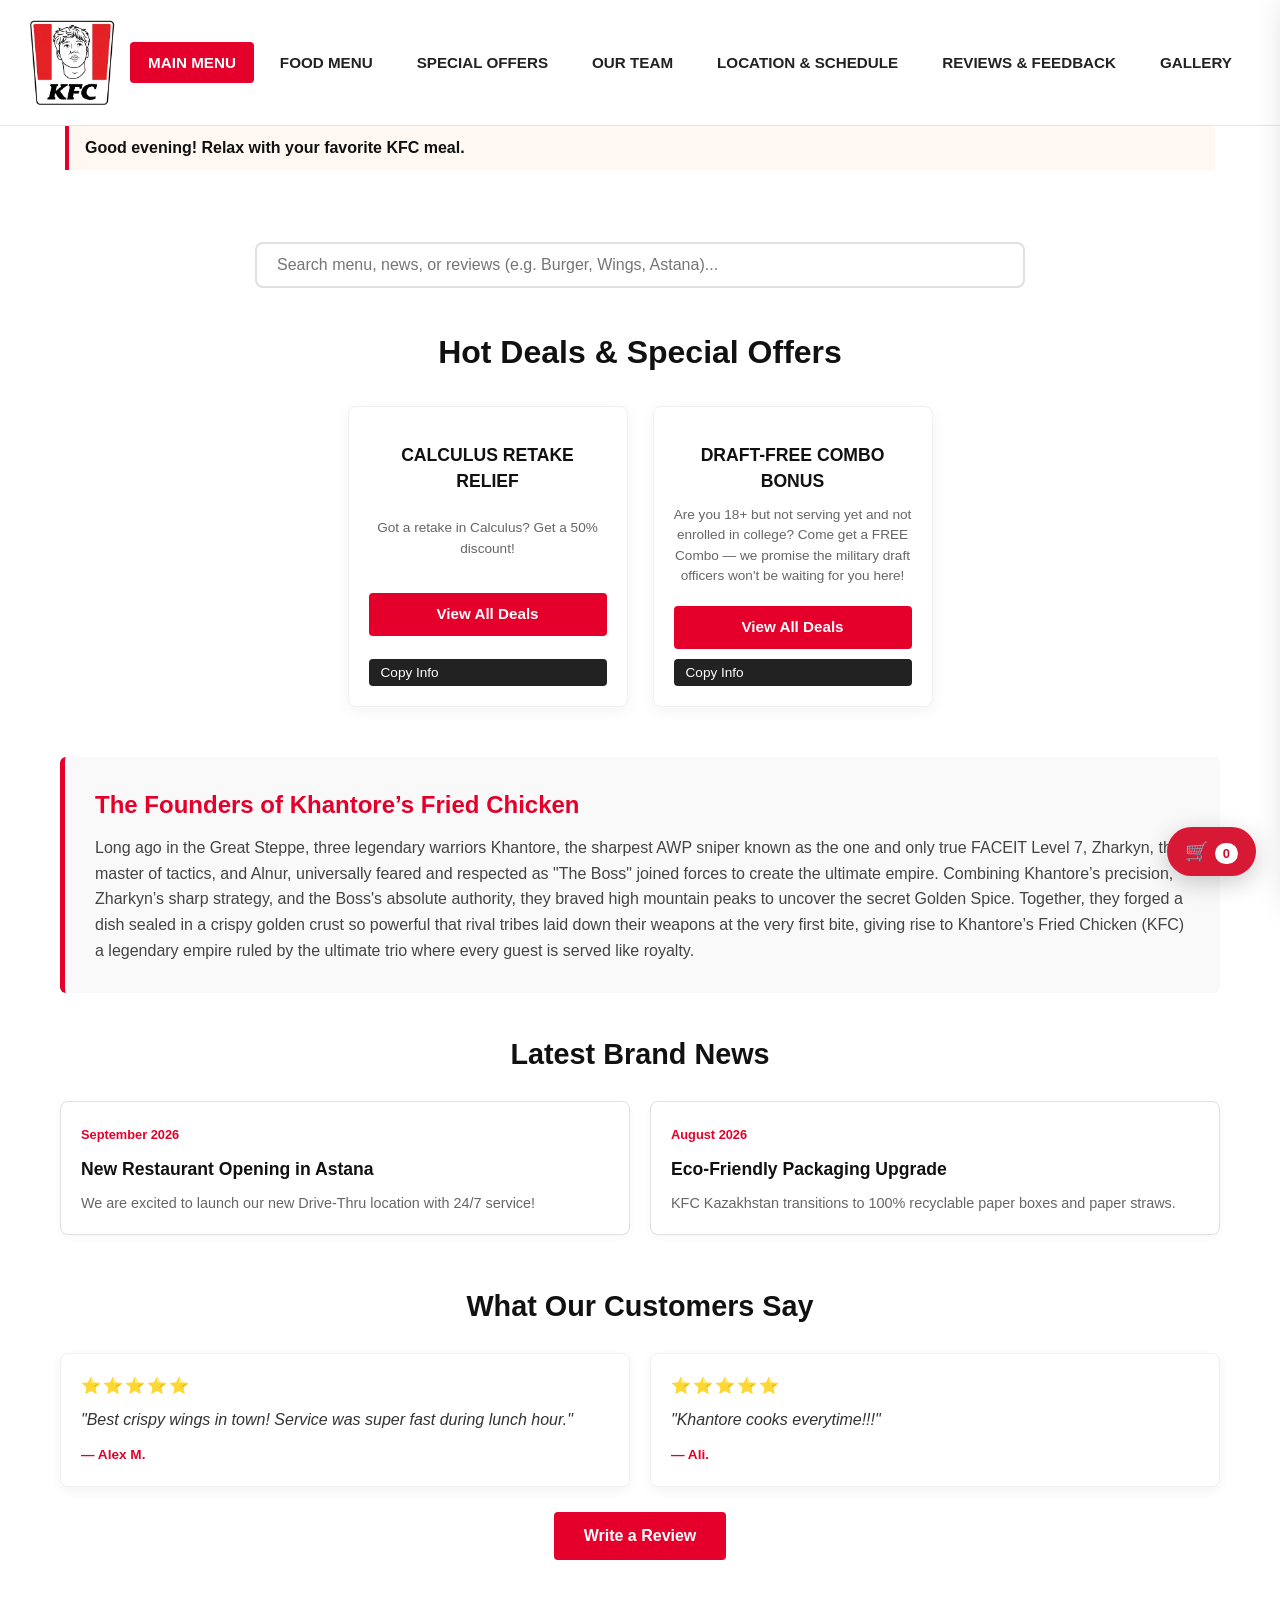
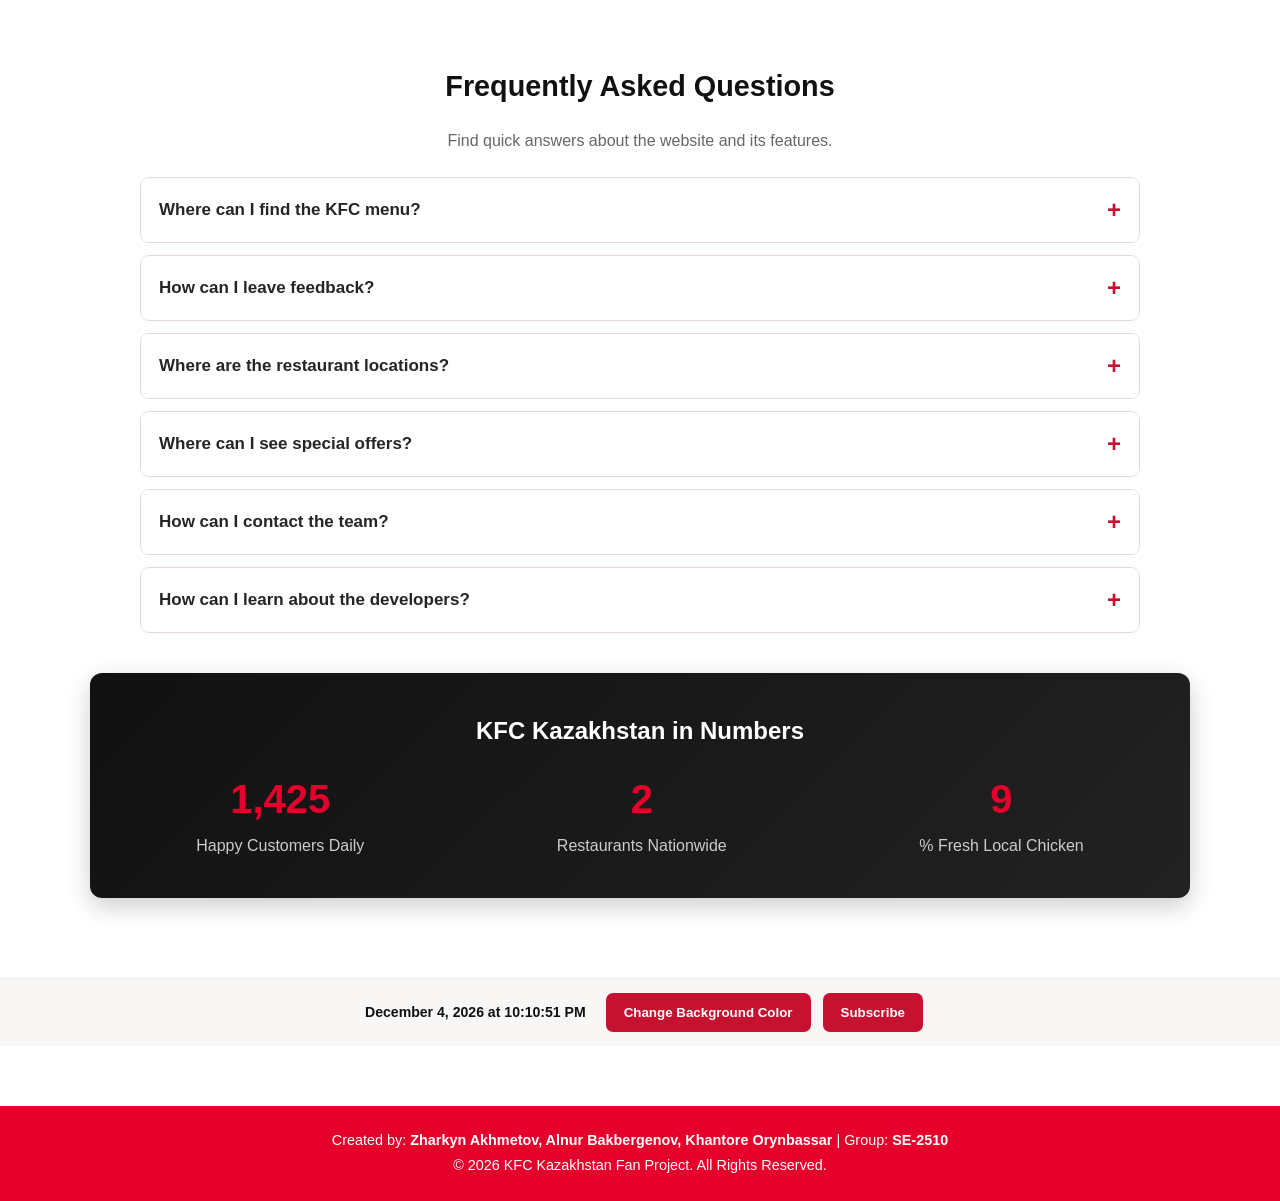
<file: index.html>
<!DOCTYPE html>

<html lang="en">
<head>
<script src="https://code.jquery.com/jquery-3.7.1.min.js"></script>
<!-- Project: KFC Kazakhstan Fan Project | Group: SE-2510 | Page: Main Page (index.html) -->
<meta charset="utf-8"/>
<meta content="width=device-width, initial-scale=1.0" name="viewport"/>
<title>KFC Kazakhstan — Main Menu</title>
<link href="css/style.css?v=promo-hover-unified-3" rel="stylesheet"/>
</head>
<body>
<header id="main-header">
<div class="header-container">
<a class="logo" href="index.html">
<img alt="KFC Logo" class="logo-img" src="images/logo.jpg"/>
</a>
<nav class="nav-menu">
<ul>
<li><a class="nav-btn active" href="index.html">Main Menu</a></li>
<li><a class="nav-btn" href="menu.html">Food Menu</a></li>
<li><a class="nav-btn" href="promos.html">Special Offers</a></li>
<li><a class="nav-btn" href="about.html">Our Team</a></li>
<li><a class="nav-btn" href="schedule.html">Location &amp; Schedule</a></li>
<li><a class="nav-btn" href="contacts.html">Reviews &amp; Feedback</a></li>
<li><a class="nav-btn" href="gallery.html">Gallery</a></li>
</ul>
</nav>
</div>
</header>
<main class="main-content">
<div class="container">
<!-- Section 1: Promotions and Special Offers -->
<section class="section-block">
<h1 class="page-title">Hot Deals &amp; Special Offers</h1>
<div class="promo-grid">
<div class="promo-card">
<div class="card-title">Calculus Retake Relief</div>
<p class="card-desc">Got a retake in Calculus? Get a 50% discount!</p>
<a class="btn-red" href="promos.html">View All Deals</a>
</div>
<div class="promo-card">
<div class="card-title">Draft-Free Combo Bonus</div>
<p class="card-desc">Are you 18+ but not serving yet and not enrolled in college? Come get a FREE Combo — we promise the military draft officers won't be waiting for you here!</p>
<a class="btn-red" href="promos.html">View All Deals</a>
</div>
</div>
</section>
<!-- Section 2: Brand Story and Founders -->
<section class="story-card">
<h2>The Founders of Khantore’s Fried Chicken</h2>
<p>Long ago in the Great Steppe, three legendary warriors Khantore, the sharpest AWP sniper known as the one and only true FACEIT Level 7, Zharkyn, the master of tactics, and Alnur, universally feared and respected as "The Boss" joined forces to create the ultimate empire. Combining Khantore’s precision, Zharkyn’s sharp strategy, and the Boss's absolute authority, they braved high mountain peaks to uncover the secret Golden Spice. Together, they forged a dish sealed in a crispy golden crust so powerful that rival tribes laid down their weapons at the very first bite, giving rise to Khantore’s Fried Chicken (KFC) a legendary empire ruled by the ultimate trio where every guest is served like royalty.</p>
</section>
<!-- Section 3: Latest News Updates -->
<section class="section-block">
<h2 class="section-subtitle">Latest Brand News</h2>
<div class="news-grid">
<div class="news-card kfc-smooth-hover">
<span class="news-date">September 2026</span>
<h3>New Restaurant Opening in Astana</h3>
<p>We are excited to launch our new Drive-Thru location with 24/7 service!</p>
</div>
<div class="news-card kfc-smooth-hover">
<span class="news-date">August 2026</span>
<h3>Eco-Friendly Packaging Upgrade</h3>
<p>KFC Kazakhstan transitions to 100% recyclable paper boxes and paper straws.</p>
</div>
</div>
</section>
<!-- Section 4: Customer Testimonials -->
<section class="section-block">
<h2 class="section-subtitle">What Our Customers Say</h2>
<div class="reviews-grid">
<div class="review-card kfc-smooth-hover">
<div class="stars">⭐⭐⭐⭐⭐</div>
<p class="review-text">"Best crispy wings in town! Service was super fast during lunch hour."</p>
<span class="review-author">— Alex M.</span>
</div>
<div class="review-card kfc-smooth-hover">
<div class="stars">⭐⭐⭐⭐⭐</div>
<p class="review-text">"Khantore cooks everytime!!!"</p>
<span class="review-author">— Ali.</span>
</div>
</div>
<div class="cta-center">
<a class="btn-red btn-large" href="contacts.html">Write a Review</a>
</div>
</section>
</div>
<section class="section-block assignment-panel" id="faq"><h2 class="section-subtitle">Frequently Asked Questions</h2><p class="faq-intro">Find quick answers about the website and its features.</p><div class="faq-item"><button aria-controls="faq-answer-0" aria-expanded="false" class="faq-question" type="button">Where can I find the KFC menu?<span aria-hidden="true">+</span></button><div class="faq-answer" id="faq-answer-0"><div>Visit our <a href="menu.html">Food Menu</a> page to explore the available dishes.</div></div></div><div class="faq-item"><button aria-controls="faq-answer-1" aria-expanded="false" class="faq-question" type="button">How can I leave feedback?<span aria-hidden="true">+</span></button><div class="faq-answer" id="faq-answer-1"><div>Open <a href="contacts.html">Reviews &amp; Feedback</a> to submit a review.</div></div></div><div class="faq-item"><button aria-controls="faq-answer-2" aria-expanded="false" class="faq-question" type="button">Where are the restaurant locations?<span aria-hidden="true">+</span></button><div class="faq-answer" id="faq-answer-2"><div>Check our <a href="schedule.html">Location &amp; Schedule</a> page.</div></div></div><div class="faq-item"><button aria-controls="faq-answer-3" aria-expanded="false" class="faq-question" type="button">Where can I see special offers?<span aria-hidden="true">+</span></button><div class="faq-answer" id="faq-answer-3"><div>Browse the <a href="promos.html">Special Offers</a> page.</div></div></div><div class="faq-item"><button aria-controls="faq-answer-4" aria-expanded="false" class="faq-question" type="button">How can I contact the team?<span aria-hidden="true">+</span></button><div class="faq-answer" id="faq-answer-4"><div>Use the form on our <a href="contacts.html">Reviews &amp; Feedback</a> page.</div></div></div><div class="faq-item"><button aria-controls="faq-answer-5" aria-expanded="false" class="faq-question" type="button">How can I learn about the developers?<span aria-hidden="true">+</span></button><div class="faq-answer" id="faq-answer-5"><div>Visit <a href="about.html">Our Team</a> and click a developer card to see their profile.</div></div></div></section>
</main>
<section aria-label="Interactive website tools" class="assignment-tools"><div class="assignment-tools-inner"><span aria-label="Current date and time" id="live-clock" role="timer"></span><button class="assignment-btn" id="color-change-btn" type="button">Change Background Color</button><button class="assignment-btn" id="subscribe-open-btn" type="button">Subscribe</button></div></section><div aria-hidden="true" class="assignment-modal" id="subscribe-modal"><div aria-labelledby="subscribe-title" aria-modal="true" class="assignment-modal-dialog" role="dialog"><button aria-label="Close" class="assignment-modal-close" id="subscribe-close-btn" type="button">×</button><h2 id="subscribe-title">Subscribe to KFC Updates</h2><form id="subscribe-form" novalidate=""><label for="subscriber-name">Name</label><input autocomplete="name" id="subscriber-name" required="" type="text"/><label for="subscriber-email">Email</label><input autocomplete="email" id="subscriber-email" required="" type="email"/><p class="assignment-error" id="subscribe-error" role="alert"></p><button class="assignment-btn" type="submit">Subscribe</button><p id="subscribe-success" role="status"></p></form></div></div>
<footer>
<div class="footer-container">
<p>Created by: <span>Zharkyn Akhmetov, Alnur Bakbergenov, Khantore Orynbassar</span> | Group: <span>SE-2510</span></p>
<p>© 2026 KFC Kazakhstan Fan Project. All Rights Reserved.</p>
</div>
</footer>
<script src="js/cart.js"></script>
<script src="js/script.js"></script>
<script src="js/assignment5.js"></script>
<script src="js/assignment6.js"></script>
</body>
</html>
</file>
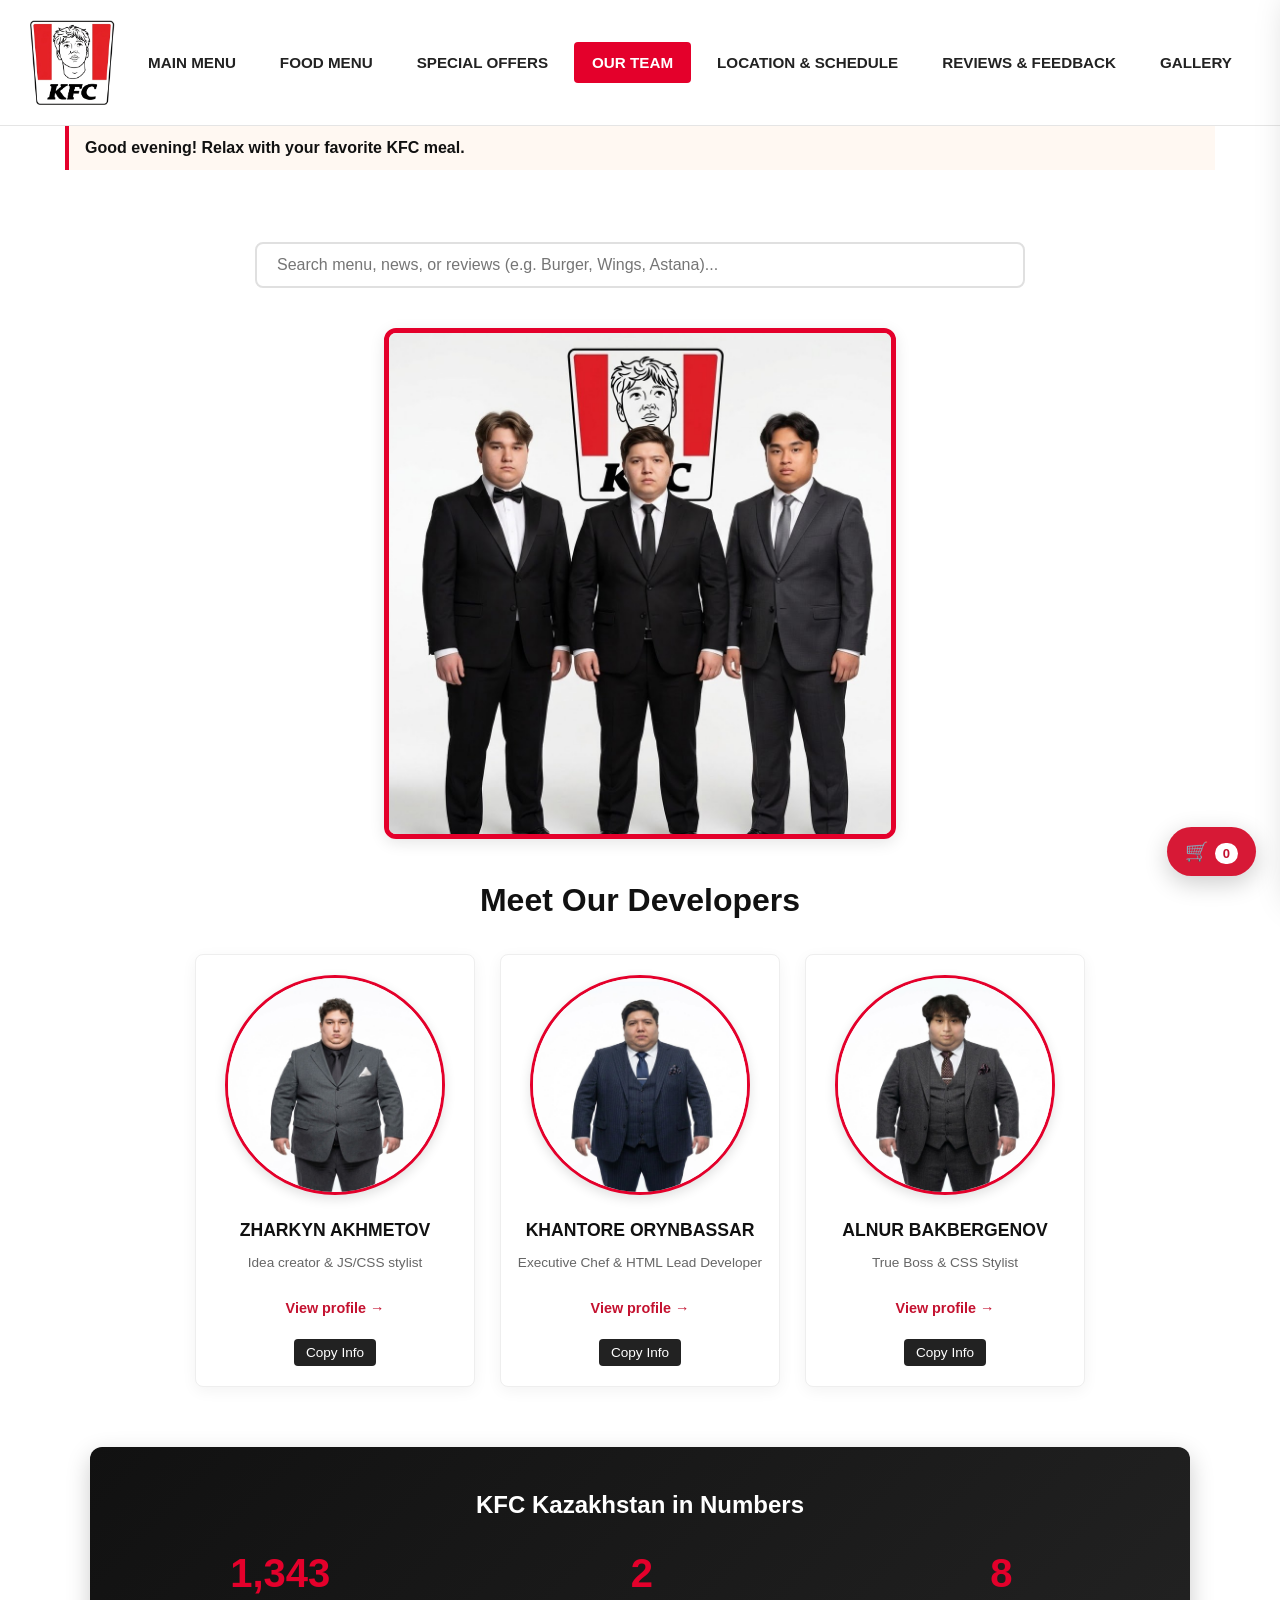
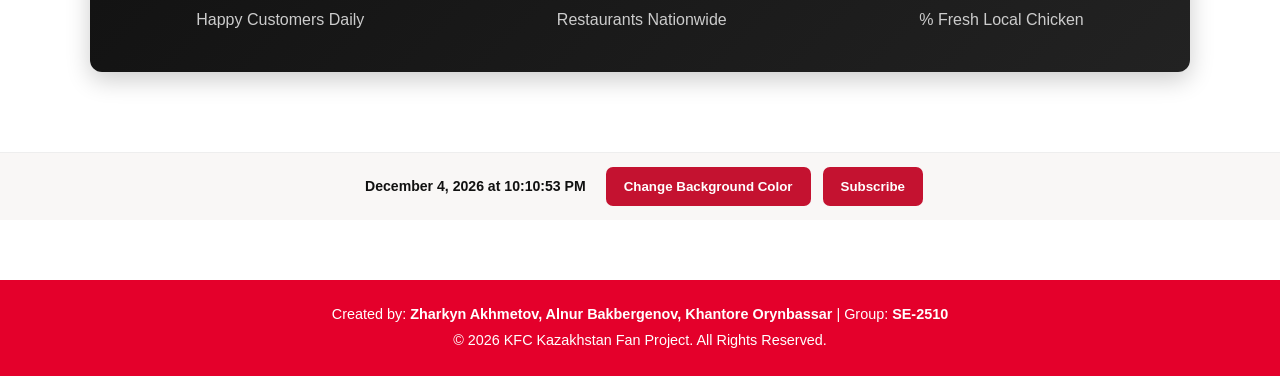
<file: about.html>
<!DOCTYPE html>

<html lang="en">
<head>
<script src="https://code.jquery.com/jquery-3.7.1.min.js"></script>
<!-- Project: KFC Kazakhstan Fan Project | Group: SE-2510 | Page: Our Team Page (about.html) -->
<meta charset="utf-8"/>
<meta content="width=device-width, initial-scale=1.0" name="viewport"/>
<title>KFC Kazakhstan — Our Team</title>
<link href="css/style.css?v=promo-hover-unified-3" rel="stylesheet"/>
</head>
<body>
<header id="main-header">
<div class="header-container">
<a class="logo" href="index.html">
<!-- Placeholder for the main KFC Logo image -->
<img alt="KFC Logo" class="logo-img" src="images/logo.jpg"/>
</a>
<nav class="nav-menu">
<ul>
<li><a class="nav-btn" href="index.html">Main Menu</a></li>
<li><a class="nav-btn" href="menu.html">Food Menu</a></li>
<li><a class="nav-btn" href="promos.html">Special Offers</a></li>
<li><a class="nav-btn active" href="about.html">Our Team</a></li>
<li><a class="nav-btn" href="schedule.html">Location &amp; Schedule</a></li>
<li><a class="nav-btn" href="contacts.html">Reviews &amp; Feedback</a></li>
<li><a class="nav-btn" href="gallery.html">Gallery</a></li>
</ul>
</nav>
</div>
</header>
<main class="main-content">
<div class="container">
<!-- Placeholder for the full team banner image -->
<div class="team-banner-container">
<img alt="KFC Bosses Team" class="team-banner-img" src="images/kfcbosses.jpg"/>
</div>
<h1 class="page-title">Meet Our Developers</h1>
<div class="promo-grid">
<!-- Team Member 1 -->
<button aria-label="Read more about Zharkyn Akhmetov" class="promo-card team-card team-profile-trigger kfc-smooth-hover" data-description="Just fat man." data-image="images/Zharkyn.jpg" data-name="Zharkyn Akhmetov" data-role="Idea Creator &amp; JS/CSS Stylist" data-tags="Creative Director,JavaScript,CSS" type="button">
<div class="avatar-container">
<!-- Developer avatar image: Zharkyn -->
<img alt="Zharkyn Akhmetov" class="avatar-img" src="images/Zharkyn.jpg"/>
</div>
<div class="card-title">Zharkyn Akhmetov</div>
<p class="card-desc">Idea creator &amp; JS/CSS stylist</p><span class="team-view-more">View profile →</span>
</button>
<!-- Team Member 2 -->
<button aria-label="Read more about Khantore Orynbassar" class="promo-card team-card team-profile-trigger kfc-smooth-hover" data-description="The founder of our legendary KFC empire. The man who started it all, built the foundation of the brand, and brought the team together. Every great empire needs a visionary, and ours has Khantore." data-image="images/toresh.jpg" data-name="Khantore Orynbassar" data-role="Founder &amp; Executive Chef" data-tags="Founder,Executive Chef,HTML" type="button">
<div class="avatar-container">
<!-- Developer avatar image: Khantore -->
<img alt="Khantore Orynbassar" class="avatar-img" src="images/toresh.jpg"/>
</div>
<div class="card-title">Khantore Orynbassar</div>
<p class="card-desc">Executive Chef &amp; HTML Lead Developer</p><span class="team-view-more">View profile →</span>
</button>
<!-- Team Member 3 -->
<button aria-label="Read more about Alnur Bakbergenov" class="promo-card team-card team-profile-trigger kfc-smooth-hover" data-description="The ultimate authority behind the operation. When Alnur speaks, the whole kitchen listens. He keeps the empire under control and makes sure everything meets his standards." data-image="images/alnur.jpg" data-name="Alnur Bakbergenov" data-role="The Boss &amp; CSS Stylist" data-tags="The Boss,Leadership,CSS" type="button">
<div class="avatar-container">
<!-- Developer avatar image: Alnur -->
<img alt="Alnur Bakbergenov" class="avatar-img" src="images/alnur.jpg"/>
</div>
<div class="card-title">Alnur Bakbergenov</div>
<p class="card-desc">True Boss &amp; CSS Stylist</p><span class="team-view-more">View profile →</span>
</button>
</div>
</div>
</main>
<section aria-label="Interactive website tools" class="assignment-tools"><div class="assignment-tools-inner"><span aria-label="Current date and time" id="live-clock" role="timer"></span><button class="assignment-btn" id="color-change-btn" type="button">Change Background Color</button><button class="assignment-btn" id="subscribe-open-btn" type="button">Subscribe</button></div></section><div aria-hidden="true" class="assignment-modal" id="subscribe-modal"><div aria-labelledby="subscribe-title" aria-modal="true" class="assignment-modal-dialog" role="dialog"><button aria-label="Close" class="assignment-modal-close" id="subscribe-close-btn" type="button">×</button><h2 id="subscribe-title">Subscribe to KFC Updates</h2><form id="subscribe-form" novalidate=""><label for="subscriber-name">Name</label><input autocomplete="name" id="subscriber-name" required="" type="text"/><label for="subscriber-email">Email</label><input autocomplete="email" id="subscriber-email" required="" type="email"/><p class="assignment-error" id="subscribe-error" role="alert"></p><button class="assignment-btn" type="submit">Subscribe</button><p id="subscribe-success" role="status"></p></form></div></div>
<div aria-hidden="true" class="assignment-modal" id="team-modal"><div aria-labelledby="team-modal-name" aria-modal="true" class="assignment-modal-dialog team-dialog" role="dialog"><button aria-label="Close profile" class="assignment-modal-close" id="team-modal-close" type="button">×</button><div class="team-profile-layout"><div class="team-photo-square"><img alt="" class="team-modal-image" id="team-modal-image"/></div><div class="team-profile-copy"><span class="team-eyebrow">KFC TEAM PROFILE</span><h2 id="team-modal-name"></h2><p class="team-modal-role" id="team-modal-role"></p><div class="team-red-line"></div><p id="team-modal-description"></p><div class="team-tags" id="team-modal-tags"></div></div></div></div></div>
<footer>
<div class="footer-container">
<p>Created by: <span>Zharkyn Akhmetov, Alnur Bakbergenov, Khantore Orynbassar</span> | Group: <span>SE-2510</span></p>
<p>© 2026 KFC Kazakhstan Fan Project. All Rights Reserved.</p>
</div>
</footer>
<script src="js/cart.js"></script>
<script src="js/script.js"></script>
<script src="js/assignment5.js"></script>
<script src="js/assignment6.js"></script>
</body>
</html>
</file>
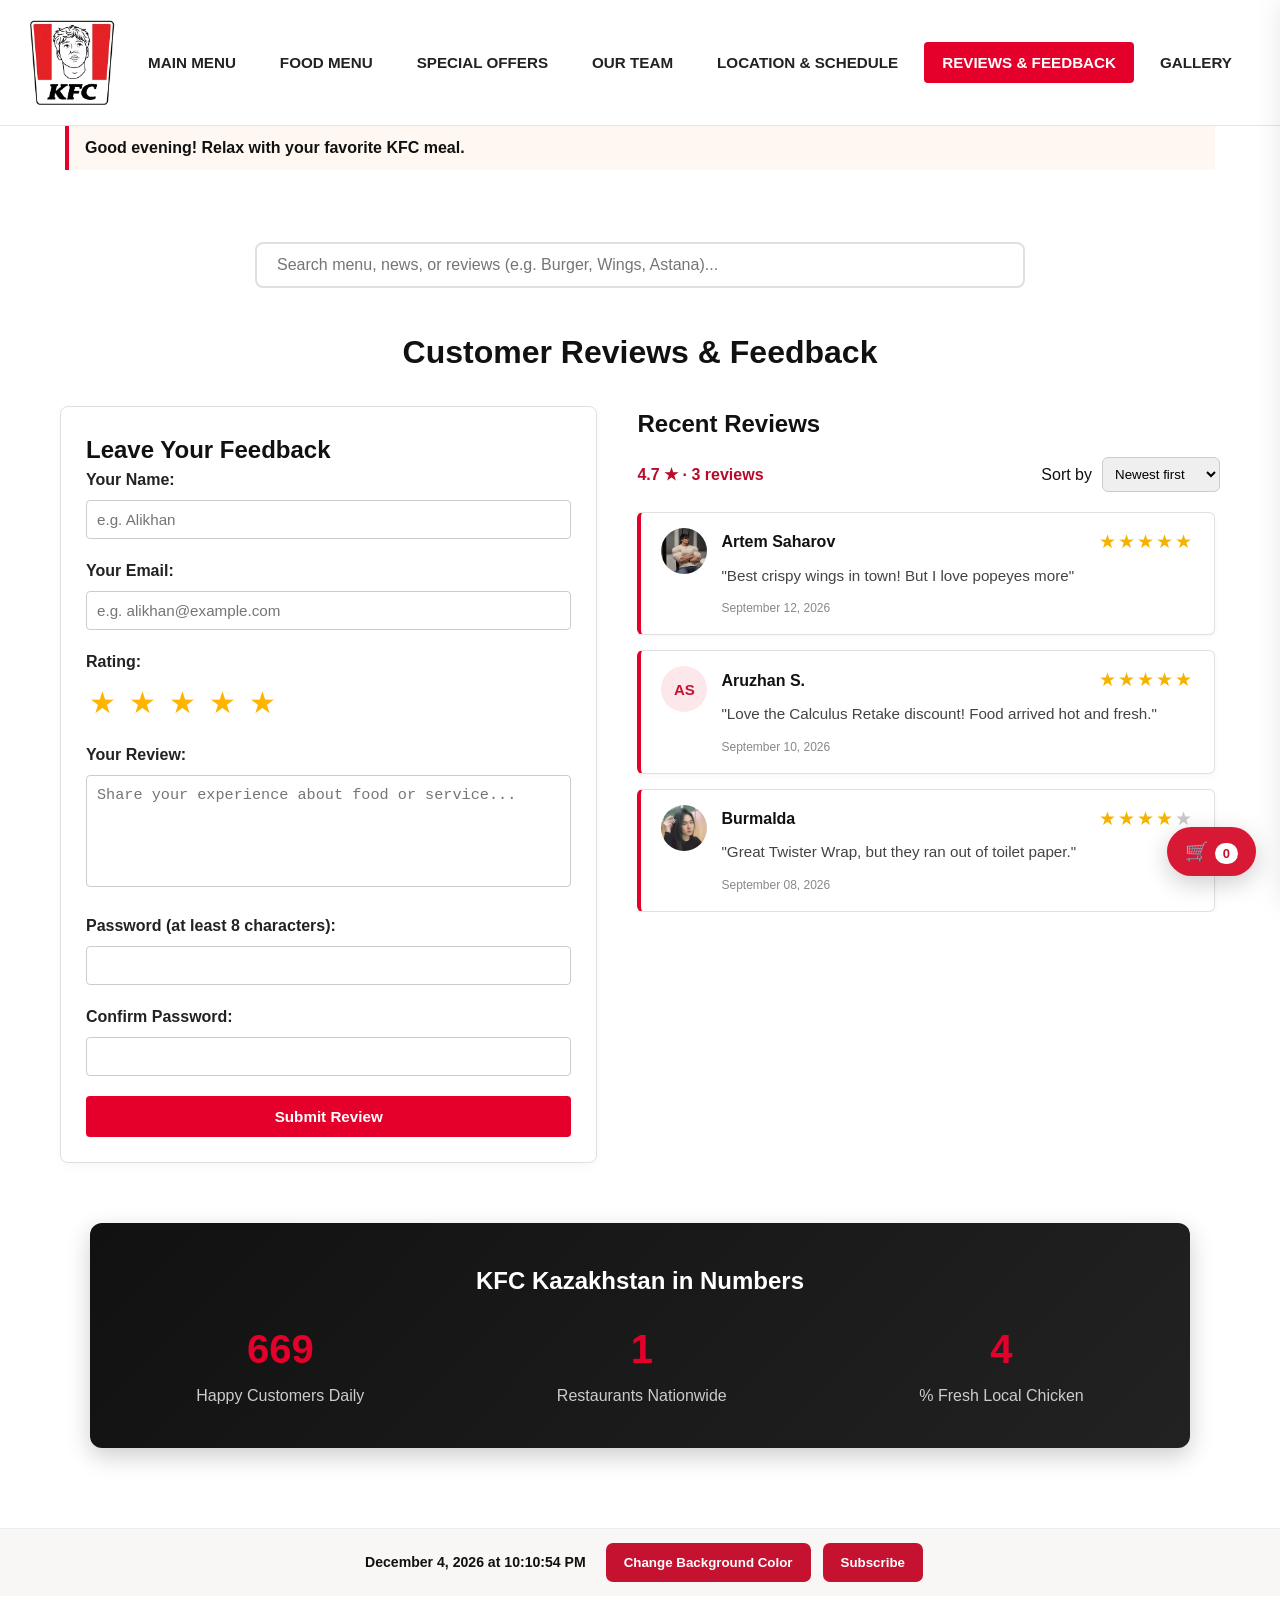
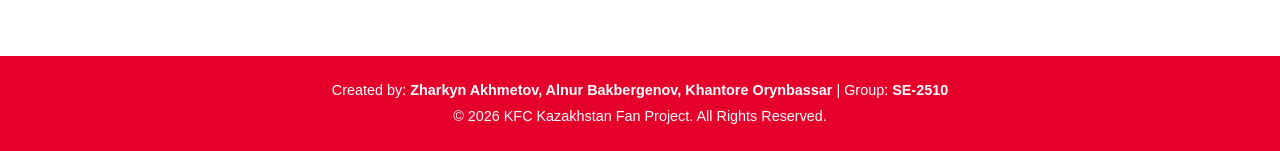
<file: contacts.html>
<!DOCTYPE html>

<html lang="en">
<head>
<script src="https://code.jquery.com/jquery-3.7.1.min.js"></script>
<!-- Project: KFC Kazakhstan Fan Project | Group: SE-2510 | Page: Reviews & Feedback Page (contacts.html) -->
<meta charset="utf-8"/>
<meta content="width=device-width, initial-scale=1.0" name="viewport"/>
<title>KFC Kazakhstan — Reviews &amp; Feedback</title>
<link href="css/style.css?v=promo-hover-unified-3" rel="stylesheet"/>
</head>
<body>
<header id="main-header">
<div class="header-container">
<a class="logo" href="index.html">
<img alt="KFC Logo" class="logo-img" src="images/logo.jpg"/>
</a>
<nav class="nav-menu">
<ul>
<li><a class="nav-btn" href="index.html">Main Menu</a></li>
<li><a class="nav-btn" href="menu.html">Food Menu</a></li>
<li><a class="nav-btn" href="promos.html">Special Offers</a></li>
<li><a class="nav-btn" href="about.html">Our Team</a></li>
<li><a class="nav-btn" href="schedule.html">Location &amp; Schedule</a></li>
<li><a class="nav-btn active" href="contacts.html">Reviews &amp; Feedback</a></li>
<li><a class="nav-btn" href="gallery.html">Gallery</a></li>
</ul>
</nav>
</div>
</header>
<main class="main-content">
<div class="container">
<h1 class="page-title">Customer Reviews &amp; Feedback</h1>
<div class="reviews-page-grid">
<!-- Section 1: Review Submission Form -->
<div class="review-form-container">
<h2>Leave Your Feedback</h2>
<form id="contact-form">
<div class="form-group">
<label for="author-name">Your Name:</label>
<input id="author-name" placeholder="e.g. Alikhan" required="" type="text"/>
</div>
<div class="form-group">
<label for="author-email">Your Email:</label>
<input id="author-email" placeholder="e.g. alikhan@example.com" required="" type="email"/>
</div>
<div class="form-group">
<label for="rating-select">Rating:</label>
<select class="rating-hidden-select" id="rating-select" required="">
<option value="⭐⭐⭐⭐⭐">5 Stars (Excellent)</option>
<option value="⭐⭐⭐⭐">4 Stars (Good)</option>
<option value="⭐⭐⭐">3 Stars (Average)</option>
<option value="⭐⭐">2 Stars (Poor)</option>
<option value="⭐">1 Star (Terrible)</option>
</select><div aria-label="Choose star rating" class="star-picker" role="group"><button aria-label="1 star" data-rating="1" type="button">★</button><button aria-label="2 stars" data-rating="2" type="button">★</button><button aria-label="3 stars" data-rating="3" type="button">★</button><button aria-label="4 stars" data-rating="4" type="button">★</button><button aria-label="5 stars" data-rating="5" type="button">★</button></div>
</div>
<div class="form-group">
<label for="review-message">Your Review:</label>
<textarea id="review-message" placeholder="Share your experience about food or service..." required="" rows="5"></textarea>
</div>
<div class="form-group"><label for="review-password">Password (at least 8 characters):</label><input autocomplete="new-password" id="review-password" minlength="8" required="" type="password"/></div><div class="form-group"><label for="review-confirm-password">Confirm Password:</label><input autocomplete="new-password" id="review-confirm-password" required="" type="password"/></div><p class="assignment-error" id="review-validation-message" role="alert"></p>
<button class="btn-submit" type="submit">Submit Review</button>
</form>
</div>
<!-- Section 2: Recent Reviews List -->
<div class="reviews-list-container">
<h2>Recent Reviews</h2><div class="review-controls"><span aria-live="polite" id="review-summary"></span><label for="review-sort">Sort by</label><select id="review-sort"><option value="newest">Newest first</option><option value="highest">Highest rated</option><option value="lowest">Lowest rated</option></select></div>
<div class="reviews-feed" id="reviews-feed">
<!-- Rendered feedback items -->
<div class="feed-item kfc-smooth-hover">
<div class="feed-header">
<span class="feed-author">Artem Saharov</span>
<span class="feed-stars">⭐⭐⭐⭐⭐</span>
</div>
<p class="feed-text">"Best crispy wings in town! But I love popeyes more"</p>
<span class="feed-date">September 12, 2026</span>
</div>
<div class="feed-item kfc-smooth-hover">
<div class="feed-header">
<span class="feed-author">Aruzhan S.</span>
<span class="feed-stars">⭐⭐⭐⭐⭐</span>
</div>
<p class="feed-text">"Love the Calculus Retake discount! Food arrived hot and fresh."</p>
<span class="feed-date">September 10, 2026</span>
</div>
<div class="feed-item kfc-smooth-hover">
<div class="feed-header">
<span class="feed-author">Burmalda</span>
<span class="feed-stars">⭐⭐⭐⭐</span>
</div>
<p class="feed-text">"Great Twister Wrap, but they ran out of toilet paper."</p>
<span class="feed-date">September 08, 2026</span>
</div>
</div>
</div>
</div>
</div>
</main>
<section aria-label="Interactive website tools" class="assignment-tools"><div class="assignment-tools-inner"><span aria-label="Current date and time" id="live-clock" role="timer"></span><button class="assignment-btn" id="color-change-btn" type="button">Change Background Color</button><button class="assignment-btn" id="subscribe-open-btn" type="button">Subscribe</button></div></section><div aria-hidden="true" class="assignment-modal" id="subscribe-modal"><div aria-labelledby="subscribe-title" aria-modal="true" class="assignment-modal-dialog" role="dialog"><button aria-label="Close" class="assignment-modal-close" id="subscribe-close-btn" type="button">×</button><h2 id="subscribe-title">Subscribe to KFC Updates</h2><form id="subscribe-form" novalidate=""><label for="subscriber-name">Name</label><input autocomplete="name" id="subscriber-name" required="" type="text"/><label for="subscriber-email">Email</label><input autocomplete="email" id="subscriber-email" required="" type="email"/><p class="assignment-error" id="subscribe-error" role="alert"></p><button class="assignment-btn" type="submit">Subscribe</button><p id="subscribe-success" role="status"></p></form></div></div>
<footer>
<div class="footer-container">
<p>Created by: <span>Zharkyn Akhmetov, Alnur Bakbergenov, Khantore Orynbassar</span> | Group: <span>SE-2510</span></p>
<p>© 2026 KFC Kazakhstan Fan Project. All Rights Reserved.</p>
</div>
</footer>
<script src="js/cart.js"></script>
<script src="js/script.js"></script>
<script src="js/assignment5.js"></script>
<script src="js/assignment6.js"></script>
</body>
</html>
</file>
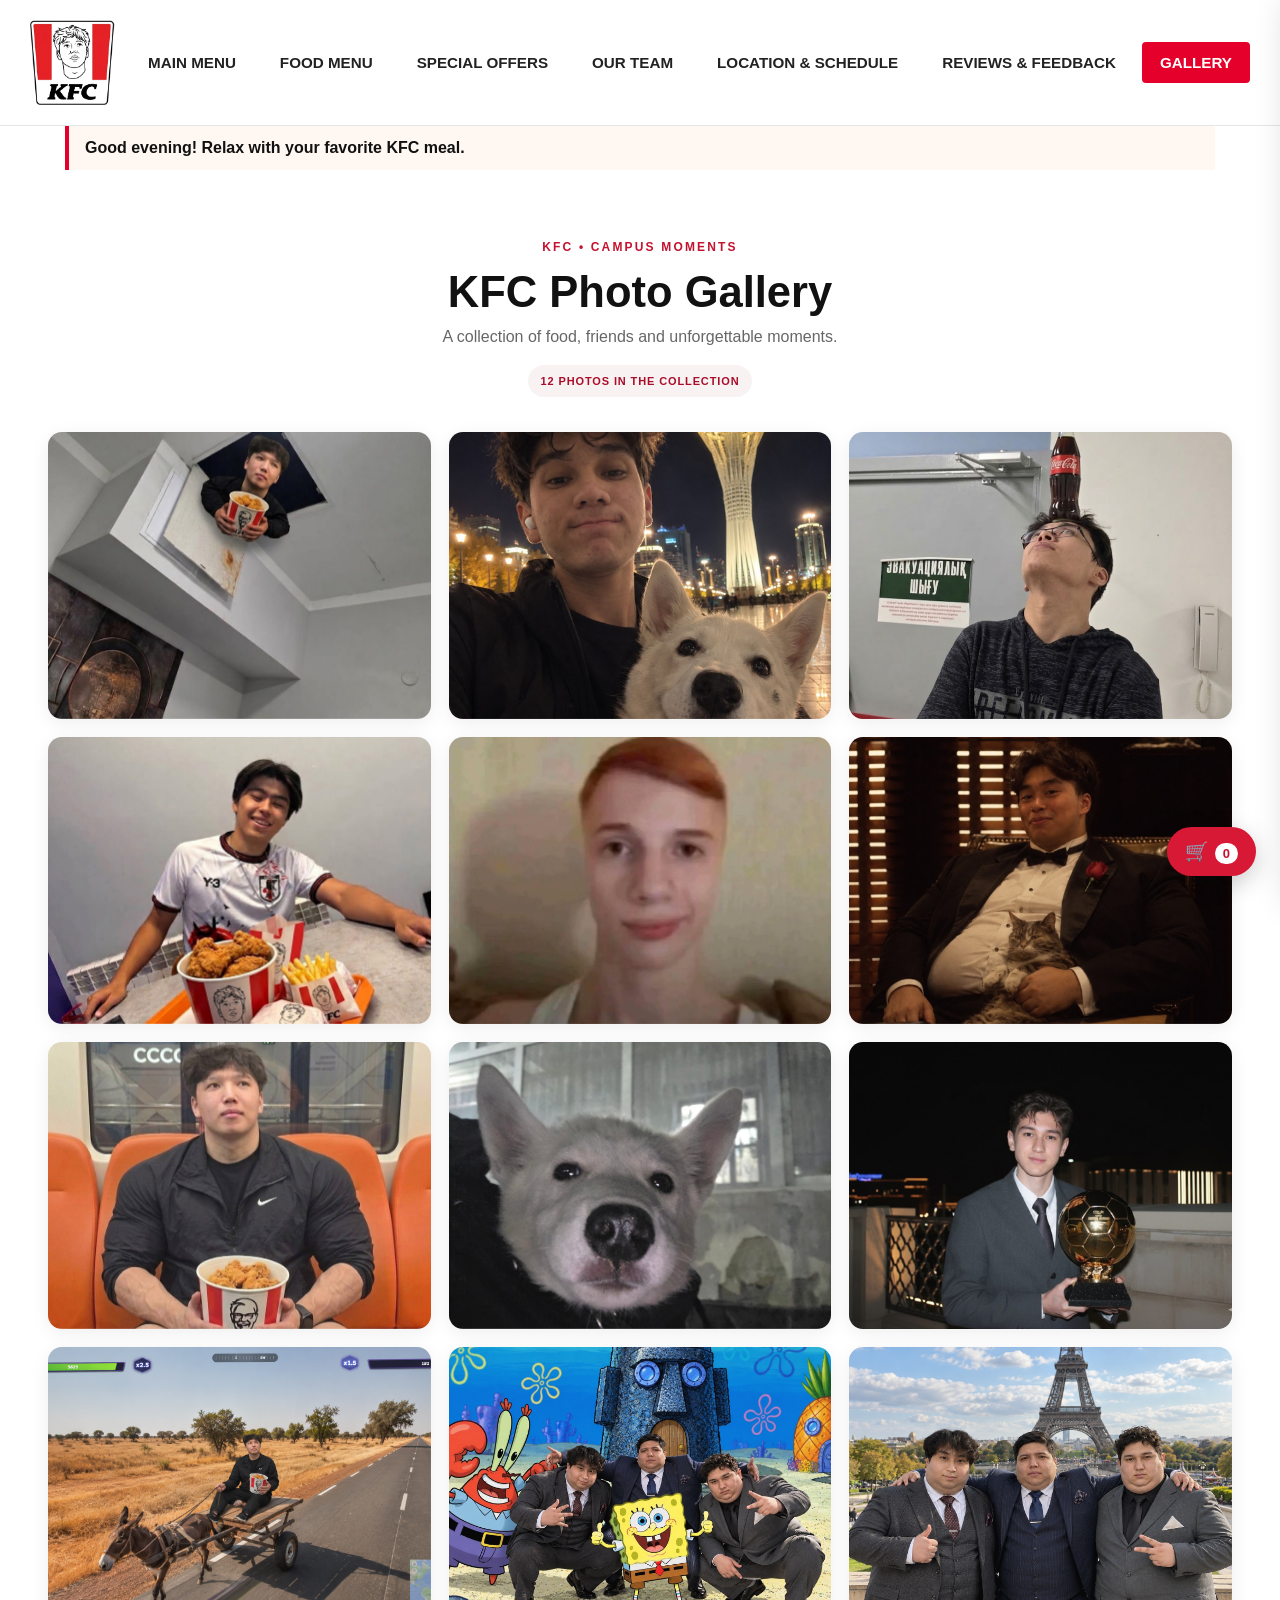
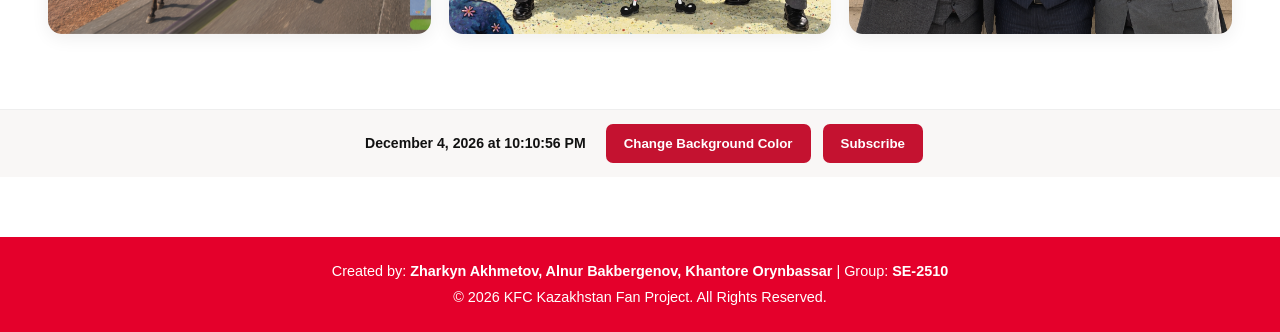
<file: gallery.html>
<!DOCTYPE html>

<html lang="en">
<head>
<script src="https://code.jquery.com/jquery-3.7.1.min.js"></script>
<!-- Project: KFC Kazakhstan Fan Project | Group: SE-2510 | Page: Brand Gallery Page (gallery.html) -->
<meta charset="utf-8"/>
<meta content="width=device-width, initial-scale=1.0" name="viewport"/>
<title>KFC Kazakhstan — Brand Gallery</title>
<link href="css/style.css?v=promo-hover-unified-3" rel="stylesheet"/>
</head>
<body class="gallery-redesign">
<!-- Main Header Section (Grid Area: header) -->
<header id="main-header">
<div class="header-container">
<a class="logo" href="index.html">
<!-- Main KFC Logo image -->
<img alt="KFC Logo" class="logo-img" src="images/logo.jpg"/>
</a>
<nav class="nav-menu">
<ul>
<li><a class="nav-btn" href="index.html">Main Menu</a></li>
<li><a class="nav-btn" href="menu.html">Food Menu</a></li>
<li><a class="nav-btn" href="promos.html">Special Offers</a></li>
<li><a class="nav-btn" href="about.html">Our Team</a></li>
<li><a class="nav-btn" href="schedule.html">Location &amp; Schedule</a></li>
<li><a class="nav-btn" href="contacts.html">Reviews &amp; Feedback</a></li>
<li><a class="nav-btn active" href="gallery.html">Gallery</a></li>
</ul>
</nav>
</div>
</header>
<!-- Main Content Section (Grid Area: main) -->
<main class="grid-main-content"><section class="gallery-intro"><span class="gallery-eyebrow">KFC • CAMPUS MOMENTS</span><h1>KFC Photo Gallery</h1><p>A collection of food, friends and unforgettable moments.</p><span class="gallery-count">12 PHOTOS IN THE COLLECTION</span></section><div class="gallery-grid gallery-rebuilt"><button aria-label="View photo: Sneaky Toresh" class="gallery-item gallery-open kfc-smooth-hover" type="button"><img alt="Sneaky Toresh" decoding="async" loading="eager" src="images/sneaky.jpg"/><span class="gallery-caption">Sneaky Toresh</span><span aria-hidden="true" class="gallery-zoom-icon">↗</span></button><button aria-label="View photo: Baiterek" class="gallery-item gallery-open kfc-smooth-hover" type="button"><img alt="Baiterek" decoding="async" loading="eager" src="images/baiterek.jpg"/><span class="gallery-caption">Baiterek</span><span aria-hidden="true" class="gallery-zoom-icon">↗</span></button><button aria-label="View photo: Cola Challenge" class="gallery-item gallery-open kfc-smooth-hover" type="button"><img alt="Cola Challenge" decoding="async" loading="eager" src="images/alka.jpg"/><span class="gallery-caption">Cola Challenge</span><span aria-hidden="true" class="gallery-zoom-icon">↗</span></button><button aria-label="View photo: Friends Bucket" class="gallery-item gallery-open kfc-smooth-hover" type="button"><img alt="Friends Bucket" decoding="async" loading="lazy" src="images/ali.jpg"/><span class="gallery-caption">Friends Bucket</span><span aria-hidden="true" class="gallery-zoom-icon">↗</span></button><button aria-label="View photo: " class="gallery-item gallery-open kfc-smooth-hover" type="button"><img alt="" decoding="async" loading="lazy" src="images/max.jpg"/><span class="gallery-caption"></span><span aria-hidden="true" class="gallery-zoom-icon">↗</span></button><button aria-label="Boss" class="gallery-item gallery-open kfc-smooth-hover" type="button"><img alt="Boss" decoding="async" loading="lazy" src="images/boss.jpg"/><span class="gallery-caption">Boss</span><span aria-hidden="true" class="gallery-zoom-icon">↗</span></button><button aria-label="View photo: Not Fake" class="gallery-item gallery-open kfc-smooth-hover" type="button"><img alt="Not Fake" decoding="async" loading="lazy" src="images/ka4ok.jpg"/><span class="gallery-caption">Not Fake</span><span aria-hidden="true" class="gallery-zoom-icon">↗</span></button><button aria-label="View photo: Executive Chef" class="gallery-item gallery-open kfc-smooth-hover" type="button"><img alt="Executive Chef" decoding="async" loading="lazy" src="images/dog.jpg"/><span class="gallery-caption">Executive Chef</span><span aria-hidden="true" class="gallery-zoom-icon">↗</span></button><button aria-label="View photo: Golden Ball" class="gallery-item gallery-open kfc-smooth-hover" type="button"><img alt="Golden Ball" decoding="async" loading="lazy" src="images/golden.jpg"/><span class="gallery-caption">Golden Ball</span><span aria-hidden="true" class="gallery-zoom-icon">↗</span></button><button aria-label="View photo: Osel" class="gallery-item gallery-open kfc-smooth-hover" type="button"><img alt="Osel" decoding="async" loading="lazy" src="images/osel.png"/><span class="gallery-caption">Osel</span><span aria-hidden="true" class="gallery-zoom-icon">↗</span></button><button aria-label="View photo: Bikini-Bottom" class="gallery-item gallery-open kfc-smooth-hover" type="button"><img alt="Bikini-Bottom" decoding="async" loading="lazy" src="images/gubka.jpg"/><span class="gallery-caption">Bikini-Bottom</span><span aria-hidden="true" class="gallery-zoom-icon">↗</span></button><button aria-label="View photo: Paris" class="gallery-item gallery-open kfc-smooth-hover" type="button"><img alt="Zinger Burger" decoding="async" loading="lazy" src="images/paris.png"/><span class="gallery-caption">Paris</span><span aria-hidden="true" class="gallery-zoom-icon">↗</span></button></div></main><div aria-hidden="true" class="assignment-modal" id="gallery-lightbox"><div aria-label="Photo viewer" aria-modal="true" class="gallery-lightbox-dialog" role="dialog"><button aria-label="Close photo" class="gallery-close" type="button">×</button><div class="gallery-photo-stage"><button aria-label="Previous photo" class="gallery-side gallery-side-prev" id="gallery-prev" type="button"><span aria-hidden="true">‹</span></button><img alt="" id="gallery-lightbox-image"/><button aria-label="Next photo" class="gallery-side gallery-side-next" id="gallery-next" type="button"><span aria-hidden="true">›</span></button></div><div class="gallery-lightbox-bottom"><span id="gallery-lightbox-caption"></span><span aria-live="polite" id="gallery-lightbox-count"></span></div></div></div>
<!-- Footer Section (Grid Area: footer) -->
<section aria-label="Interactive website tools" class="assignment-tools"><div class="assignment-tools-inner"><span aria-label="Current date and time" id="live-clock" role="timer"></span><button class="assignment-btn" id="color-change-btn" type="button">Change Background Color</button><button class="assignment-btn" id="subscribe-open-btn" type="button">Subscribe</button></div></section><div aria-hidden="true" class="assignment-modal" id="subscribe-modal"><div aria-labelledby="subscribe-title" aria-modal="true" class="assignment-modal-dialog" role="dialog"><button aria-label="Close" class="assignment-modal-close" id="subscribe-close-btn" type="button">×</button><h2 id="subscribe-title">Subscribe to KFC Updates</h2><form id="subscribe-form" novalidate=""><label for="subscriber-name">Name</label><input autocomplete="name" id="subscriber-name" required="" type="text"/><label for="subscriber-email">Email</label><input autocomplete="email" id="subscriber-email" required="" type="email"/><p class="assignment-error" id="subscribe-error" role="alert"></p><button class="assignment-btn" type="submit">Subscribe</button><p id="subscribe-success" role="status"></p></form></div></div>
<footer>
<div class="footer-container">
<p>Created by: <span>Zharkyn Akhmetov, Alnur Bakbergenov, Khantore Orynbassar</span> | Group: <span>SE-2510</span></p>
<p>© 2026 KFC Kazakhstan Fan Project. All Rights Reserved.</p>
</div>
</footer>
<script src="js/cart.js"></script>
<script src="js/script.js"></script>
<script src="js/assignment5.js"></script>
<script src="js/assignment6.js"></script>
</body>
</html>
</file>
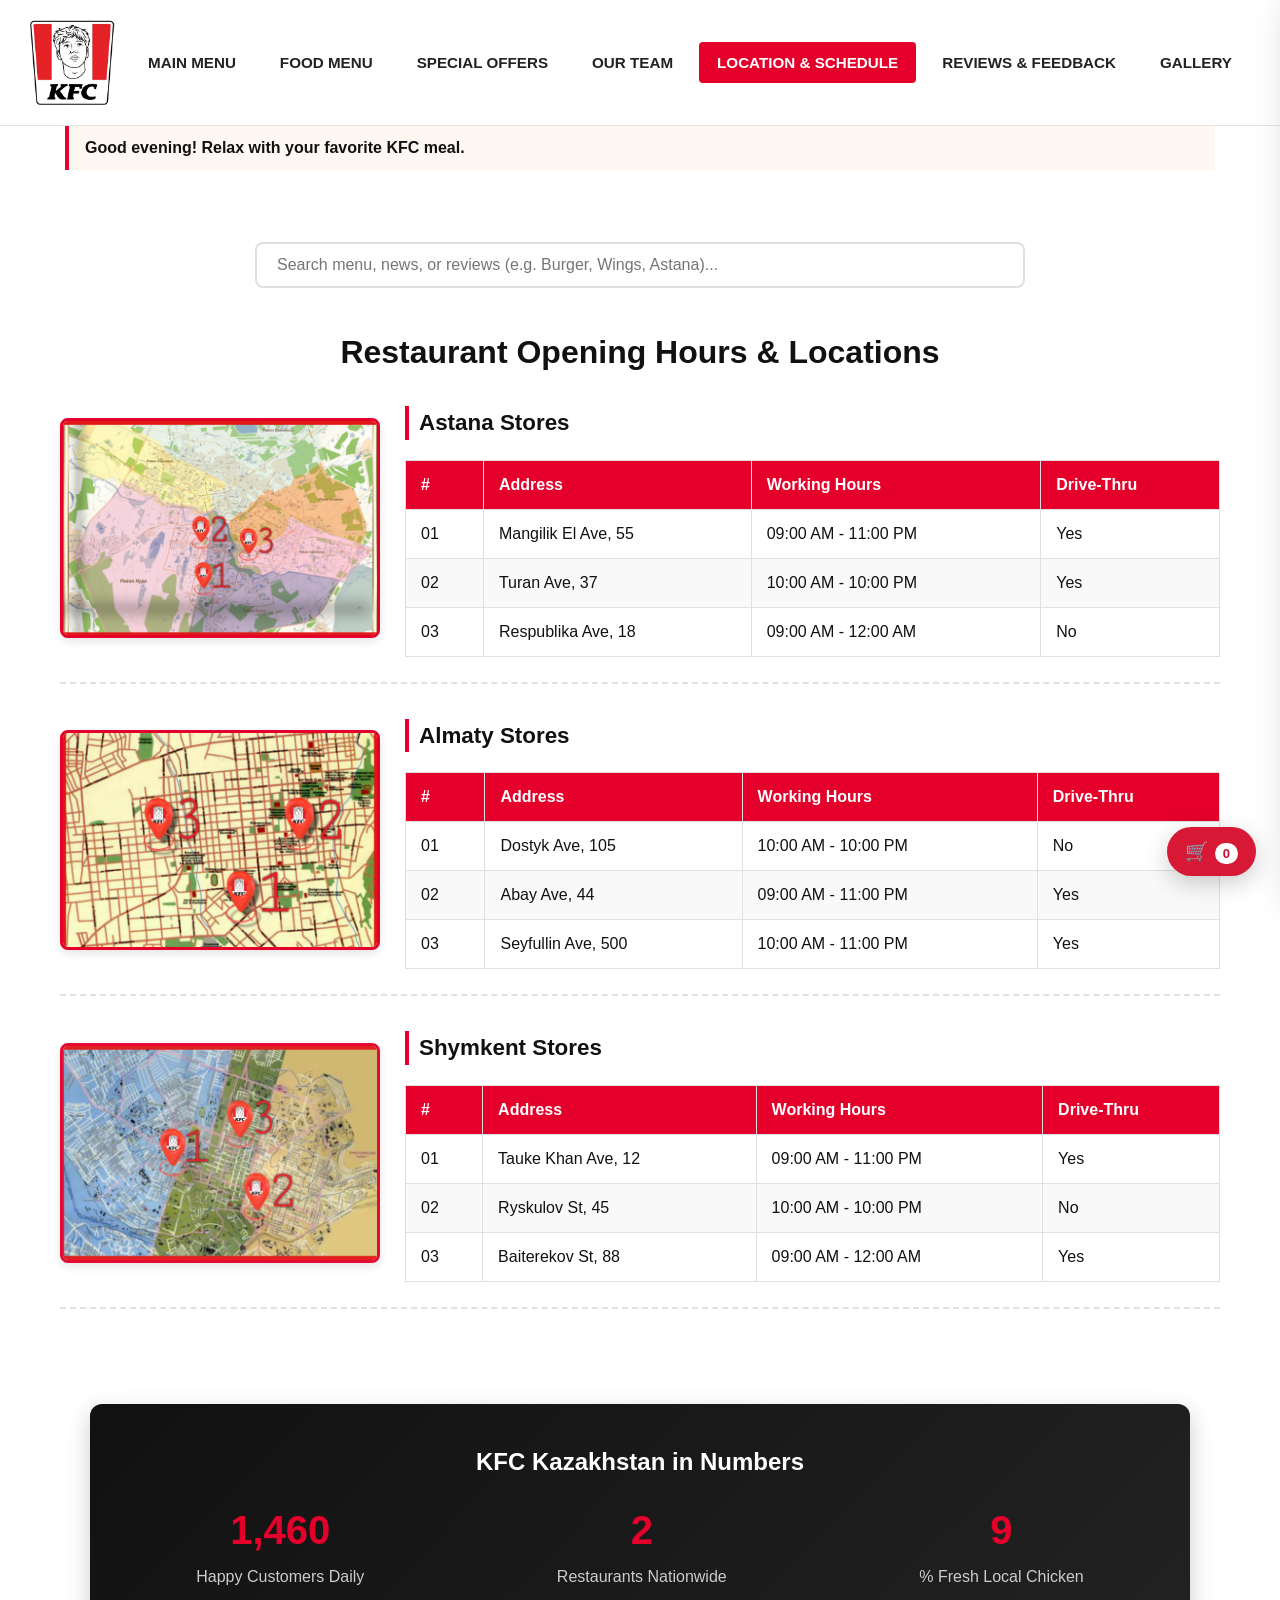
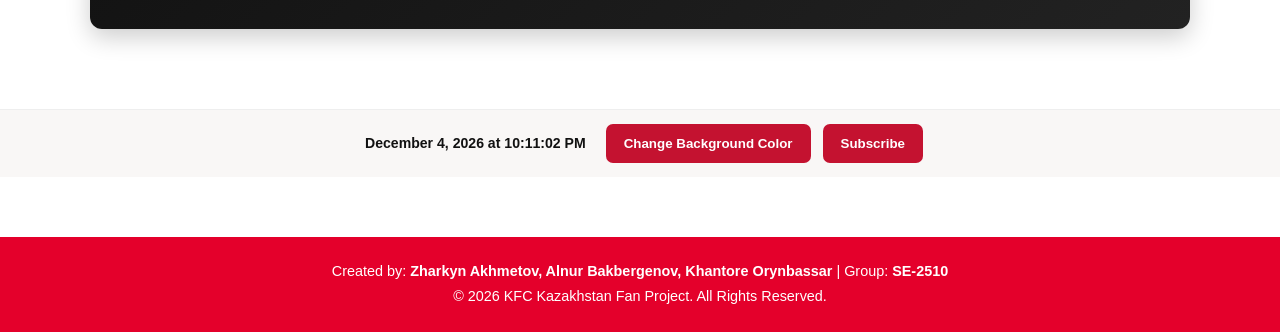
<file: schedule.html>
<!DOCTYPE html>

<html lang="en">
<head>
<script src="https://code.jquery.com/jquery-3.7.1.min.js"></script>
<!-- Project: KFC Kazakhstan Fan Project | Group: SE-2510 | Page: Location & Schedule Page (schedule.html) -->
<meta charset="utf-8"/>
<meta content="width=device-width, initial-scale=1.0" name="viewport"/>
<title>KFC Kazakhstan — Location &amp; Schedule</title>
<link href="css/style.css?v=promo-hover-unified-3" rel="stylesheet"/>
</head>
<body>
<header id="main-header">
<div class="header-container">
<a class="logo" href="index.html">
<img alt="KFC Logo" class="logo-img" src="images/logo.jpg"/>
</a>
<nav class="nav-menu">
<ul>
<li><a class="nav-btn" href="index.html">Main Menu</a></li>
<li><a class="nav-btn" href="menu.html">Food Menu</a></li>
<li><a class="nav-btn" href="promos.html">Special Offers</a></li>
<li><a class="nav-btn" href="about.html">Our Team</a></li>
<li><a class="nav-btn active" href="schedule.html">Location &amp; Schedule</a></li>
<li><a class="nav-btn" href="contacts.html">Reviews &amp; Feedback</a></li>
<li><a class="nav-btn" href="gallery.html">Gallery</a></li>
</ul>
</nav>
</div>
</header>
<main class="main-content">
<div class="container">
<h1 class="page-title">Restaurant Opening Hours &amp; Locations</h1>
<!-- Astana Locations Section -->
<div class="location-card kfc-smooth-hover">
<div class="location-map">
<!-- Placeholder for Astana city map image -->
<img alt="Astana Map" src="images/astana.JPEG"/>
</div>
<div class="location-details">
<h3>Astana Stores</h3>
<div class="table-container">
<table>
<thead>
<tr>
<th>#</th>
<th>Address</th>
<th>Working Hours</th>
<th>Drive-Thru</th>
</tr>
</thead>
<tbody>
<tr>
<td>01</td>
<td>Mangilik El Ave, 55</td>
<td>09:00 AM - 11:00 PM</td>
<td>Yes</td>
</tr>
<tr>
<td>02</td>
<td>Turan Ave, 37</td>
<td>10:00 AM - 10:00 PM</td>
<td>Yes</td>
</tr>
<tr>
<td>03</td>
<td>Respublika Ave, 18</td>
<td>09:00 AM - 12:00 AM</td>
<td>No</td>
</tr>
</tbody>
</table>
</div>
</div>
</div>
<!-- Almaty Locations Section -->
<div class="location-card kfc-smooth-hover">
<div class="location-map">
<!-- Placeholder for Almaty city map image -->
<img alt="Almaty Map" src="images/almaty.JPEG"/>
</div>
<div class="location-details">
<h3>Almaty Stores</h3>
<div class="table-container">
<table>
<thead>
<tr>
<th>#</th>
<th>Address</th>
<th>Working Hours</th>
<th>Drive-Thru</th>
</tr>
</thead>
<tbody>
<tr>
<td>01</td>
<td>Dostyk Ave, 105</td>
<td>10:00 AM - 10:00 PM</td>
<td>No</td>
</tr>
<tr>
<td>02</td>
<td>Abay Ave, 44</td>
<td>09:00 AM - 11:00 PM</td>
<td>Yes</td>
</tr>
<tr>
<td>03</td>
<td>Seyfullin Ave, 500</td>
<td>10:00 AM - 11:00 PM</td>
<td>Yes</td>
</tr>
</tbody>
</table>
</div>
</div>
</div>
<!-- Shymkent Locations Section -->
<div class="location-card kfc-smooth-hover">
<div class="location-map">
<!-- Placeholder for Shymkent city map image -->
<img alt="Shymkent Map" src="images/shymkent.JPEG"/>
</div>
<div class="location-details">
<h3>Shymkent Stores</h3>
<div class="table-container">
<table>
<thead>
<tr>
<th>#</th>
<th>Address</th>
<th>Working Hours</th>
<th>Drive-Thru</th>
</tr>
</thead>
<tbody>
<tr>
<td>01</td>
<td>Tauke Khan Ave, 12</td>
<td>09:00 AM - 11:00 PM</td>
<td>Yes</td>
</tr>
<tr>
<td>02</td>
<td>Ryskulov St, 45</td>
<td>10:00 AM - 10:00 PM</td>
<td>No</td>
</tr>
<tr>
<td>03</td>
<td>Baiterekov St, 88</td>
<td>09:00 AM - 12:00 AM</td>
<td>Yes</td>
</tr>
</tbody>
</table>
</div>
</div>
</div>
</div>
</main>
<section aria-label="Interactive website tools" class="assignment-tools"><div class="assignment-tools-inner"><span aria-label="Current date and time" id="live-clock" role="timer"></span><button class="assignment-btn" id="color-change-btn" type="button">Change Background Color</button><button class="assignment-btn" id="subscribe-open-btn" type="button">Subscribe</button></div></section><div aria-hidden="true" class="assignment-modal" id="subscribe-modal"><div aria-labelledby="subscribe-title" aria-modal="true" class="assignment-modal-dialog" role="dialog"><button aria-label="Close" class="assignment-modal-close" id="subscribe-close-btn" type="button">×</button><h2 id="subscribe-title">Subscribe to KFC Updates</h2><form id="subscribe-form" novalidate=""><label for="subscriber-name">Name</label><input autocomplete="name" id="subscriber-name" required="" type="text"/><label for="subscriber-email">Email</label><input autocomplete="email" id="subscriber-email" required="" type="email"/><p class="assignment-error" id="subscribe-error" role="alert"></p><button class="assignment-btn" type="submit">Subscribe</button><p id="subscribe-success" role="status"></p></form></div></div>
<footer>
<div class="footer-container">
<p>Created by: <span>Zharkyn Akhmetov, Alnur Bakbergenov, Khantore Orynbassar</span> | Group: <span>SE-2510</span></p>
<p>© 2026 KFC Kazakhstan Fan Project. All Rights Reserved.</p>
</div>
</footer>
<script src="js/cart.js"></script>
<script src="js/script.js"></script>
<script src="js/assignment5.js"></script>
<script src="js/assignment6.js"></script>
</body>
</html>
</file>
<file: css/style.css>
/* KFC Kazakhstan | Shared Stylesheet | SE-2510
   Numbered sections for easier navigation.
   Existing CSS declarations are preserved. */

/* ===== 01. Colors and Variables ===== */
:root {
    --red: #e4002b;
    --red-dark: #c40024;
    --ink: #111111;
    --muted: #666666;
    --soft: #f9f9f9;
    --line: #e0e0e0;
}
* { box-sizing: border-box; margin: 0; padding: 0; }
body {
    font-family: Arial, Helvetica, sans-serif;
    background-color: #ffffff;
    color: var(--ink);
    line-height: 1.5;
}
a { text-decoration: none; }
ul { list-style: none; }
textarea { resize: none; }
.mt-50 { margin-top: 50px; }
.container { max-width: 1200px; margin: 0 auto; padding: 20px; }
/* ===== 02. Header and Navigation ===== */
#main-header {
    background-color: #ffffff;
    border-bottom: 1px solid #e5e5e5;
    position: sticky;
    top: 0;
    z-index: 1000;
}
.header-container {
    max-width: 1280px;
    margin: 0 auto;
    padding: 20px 30px;
    display: flex;
    justify-content: space-between;
    align-items: center;
}
.logo { display: flex; align-items: center; }
.logo-img { height: 85px; width: auto; display: block; }
.nav-menu ul { display: flex; gap: 8px; align-items: center; }
.nav-menu .nav-btn {
    color: #222222;
    font-weight: bold;
    font-size: 0.95rem;
    text-transform: uppercase;
    padding: 12px 18px;
    border-radius: 4px;
    transition: all 0.2s;
}
.nav-menu .nav-btn:hover { color: var(--red); }
.nav-menu .nav-btn.active { background-color: var(--red); color: #ffffff; }
/* ===== 03. Main Content and Cards ===== */
.main-content { padding: 40px 0; min-height: 60vh; }
.page-title { text-align: center; font-size: 2rem; margin-bottom: 30px; }
.section-block { margin-bottom: 50px; }
.section-subtitle { text-align: center; font-size: 1.8rem; margin-bottom: 25px; }
.promo-grid {
    display: flex;
    justify-content: center;
    gap: 25px;
    flex-wrap: wrap;
}
.promo-card {
    background-color: #ffffff;
    border: 1px solid #f0f0f0;
    border-radius: 8px;
    padding: 20px;
    width: 280px;
    text-align: center;
    overflow: hidden;
    box-shadow: 0 4px 15px rgba(0, 0, 0, 0.05);
    display: flex;
    flex-direction: column;
    justify-content: space-between;
}
.card-title { font-size: 1.1rem; font-weight: bold; margin: 15px 0 10px; text-transform: uppercase; }
.card-desc { color: var(--muted); font-size: 0.85rem; margin-bottom: 20px; min-height: 40px; }
/* ===== 04. Buttons ===== */
.btn-red, .btn-submit {
    display: block;
    background-color: var(--red);
    color: #ffffff;
    font-weight: bold;
    padding: 10px;
    border: none;
    border-radius: 4px;
    font-size: 0.95rem;
    cursor: pointer;
    transition: background-color 0.2s;
}
.btn-red:hover, .btn-submit:hover { background-color: var(--red-dark); }
.btn-submit { padding: 12px 20px; width: 100%; }
.btn-large { display: inline-block; padding: 12px 30px; font-size: 1rem; }
.cta-center { text-align: center; margin-top: 20px; }
/* ===== 05. Homepage Story, News and Reviews ===== */
.story-card {
    background-color: var(--soft);
    border-left: 5px solid var(--red);
    padding: 30px;
    border-radius: 6px;
    margin: 40px 0;
}
.story-card h2 { color: var(--red); margin-bottom: 12px; }
.story-card p { color: #444444; font-size: 1rem; line-height: 1.6; }
.news-grid, .reviews-grid {
    display: flex;
    gap: 20px;
    justify-content: center;
    flex-wrap: wrap;
    margin-bottom: 25px;
}
.news-card, .review-card {
    background: #ffffff;
    border: 1px solid var(--line);
    border-radius: 8px;
    padding: 20px;
    flex: 1;
    min-width: 280px;
}
.news-card { box-shadow: 0 2px 8px rgba(0, 0, 0, 0.04); }
.review-card { border-color: #f0f0f0; box-shadow: 0 4px 12px rgba(0, 0, 0, 0.05); }
.news-date { font-size: 0.8rem; color: var(--red); font-weight: bold; }
.news-card h3 { margin: 10px 0; font-size: 1.1rem; }
.news-card p { color: var(--muted); font-size: 0.9rem; }
.stars { letter-spacing: 2px; }
.review-text { font-style: italic; color: #333333; margin: 10px 0; }
.review-author { font-weight: bold; color: var(--red); font-size: 0.85rem; }
/* ===== 06. Tables ===== */
.table-container { overflow-x: auto; margin-top: 20px; }
table { width: 100%; border-collapse: collapse; background-color: #ffffff; }
table th, table td { padding: 12px 15px; border: 1px solid var(--line); text-align: left; }
table th { background-color: var(--red); color: #ffffff; font-weight: bold; }
table tr:nth-child(even) { background-color: var(--soft); }
/* ===== 07. Form Fields ===== */
.form-group { margin-bottom: 20px; text-align: left; }
.form-group label { display: block; font-weight: bold; margin-bottom: 8px; color: #222222; }
.form-group input, .form-group select, .form-group textarea {
    width: 100%;
    padding: 10px;
    border: 1px solid #cccccc;
    border-radius: 4px;
    font-size: 0.95rem;
}
.form-group input:focus, .form-group select:focus, .form-group textarea:focus {
    outline: none;
    border-color: var(--red);
}
/* ===== 08. Reviews Page ===== */
.reviews-page-grid { display: flex; gap: 40px; margin-top: 20px; align-items: flex-start; }
.review-form-container {
    flex: 1;
    background: #ffffff;
    padding: 25px;
    border-radius: 8px;
    border: 1px solid var(--line);
    box-shadow: 0 4px 10px rgba(0, 0, 0, 0.03);
}
.reviews-list-container { flex: 1.2; }
.reviews-feed {
    display: flex;
    flex-direction: column;
    gap: 15px;
    max-height: 550px;
    overflow-y: auto;
    padding-right: 5px;
}
.feed-item {
    background: #ffffff;
    border: 1px solid var(--line);
    border-left: 4px solid var(--red);
    border-radius: 6px;
    padding: 15px 20px;
    box-shadow: 0 2px 6px rgba(0, 0, 0, 0.04);
    animation: fadeIn 0.3s ease-in-out;
}
.feed-header { display: flex; justify-content: space-between; align-items: center; margin-bottom: 8px; }
.feed-author { font-weight: bold; }
.feed-text { color: #444444; font-size: 0.95rem; margin-bottom: 8px; }
.feed-date { font-size: 0.75rem; color: #888888; }
/* ===== 09. Food Images ===== */
.dish-img-container {
    width: 100%;
    height: 200px;
    margin-bottom: 15px;
    border-radius: 6px;
    display: flex;
    justify-content: center;
    align-items: center;
    overflow: hidden;
}
.dish-img { max-width: 100%; max-height: 100%; object-fit: contain; }
.ingredient-list {
    text-align: left;
    margin: 10px 0 20px 20px;
    flex-grow: 1;
    font-size: 0.85rem;
    color: #555555;
}
.ingredient-list li { margin-bottom: 4px; list-style-type: disc; }
.steps-list { margin-left: 20px; color: #444444; line-height: 1.8; }
.steps-list li { margin-bottom: 6px; }
/* ===== 10. Base Modals ===== */
.modal {
    display: none;
    position: fixed;
    inset: 0;
    z-index: 2000;
    background-color: rgba(0, 0, 0, 0.6);
    justify-content: center;
    align-items: center;
}
.modal-content {
    background-color: #ffffff;
    padding: 30px;
    border-radius: 12px;
    width: 90%;
    max-width: 650px;
    position: relative;
    box-shadow: 0 5px 25px rgba(0, 0, 0, 0.3);
    animation: fadeIn 0.2s ease-in-out;
}
.modal-body { display: flex; gap: 25px; align-items: center; }
.modal-left { flex: 1; display: flex; justify-content: center; align-items: center; }
.modal-right { flex: 1.2; }
.modal-img-container {
    width: 100%;
    height: 220px;
    padding: 10px;
    border-radius: 8px;
    display: flex;
    justify-content: center;
    align-items: center;
    background-color: var(--soft);
}
.modal-dish-img { max-width: 100%; max-height: 100%; object-fit: contain; }
.close-btn {
    position: absolute;
    top: 10px;
    right: 15px;
    font-size: 28px;
    font-weight: bold;
    color: #888888;
    cursor: pointer;
}
.close-btn:hover { color: var(--red); }
.modal-subtitle { color: var(--muted); font-size: 0.85rem; margin-bottom: 15px; }
.ingredients-list { display: flex; flex-direction: column; gap: 8px; margin-bottom: 20px; }
.ingredient-item {
    display: flex;
    align-items: center;
    gap: 10px;
    padding: 8px 12px;
    background: var(--soft);
    border: 1px solid #eeeeee;
    border-radius: 6px;
    font-size: 0.9rem;
    cursor: pointer;
}
.ingredient-item input { accent-color: var(--red); width: 16px; height: 16px; }
.modal-footer {
    display: flex;
    justify-content: space-between;
    align-items: center;
    border-top: 1px solid #eeeeee;
    padding-top: 15px;
}
.total-price { font-size: 1.1rem; font-weight: bold; }
/* ===== 11. Team and About Page ===== */
.team-banner-container { text-align: center; margin-bottom: 30px; }
.team-banner-img {
    max-width: 512px;
    width: 100%;
    height: auto;
    border: 5px solid var(--red);
    border-radius: 12px;
    box-shadow: 0 4px 15px rgba(0, 0, 0, 0.1);
}
.team-card { min-height: 440px; height: auto; }
.avatar-container {
    width: 220px;
    height: 220px;
    margin: 0 auto 15px;
    border-radius: 50%;
    overflow: hidden;
    border: 3px solid var(--red);
    background-color: var(--soft);
    box-shadow: 0 4px 12px rgba(0, 0, 0, 0.12);
}
.avatar-img { width: 100%; height: 100%; object-fit: cover; object-position: top; }
/* ===== 12. Locations and Schedule ===== */
.location-card {
    display: flex;
    gap: 25px;
    margin-bottom: 35px;
    padding-bottom: 25px;
    border-bottom: 2px dashed var(--line);
    align-items: center;
}
.location-map { flex: 1; max-width: 320px; width: 100%; }
.location-map img {
    width: 100%;
    height: 220px;
    object-fit: cover;
    border-radius: 8px;
    border: 3px solid var(--red);
    box-shadow: 0 4px 10px rgba(0, 0, 0, 0.1);
}
.location-details { flex: 2; width: 100%; }
.location-details h3 {
    font-size: 1.4rem;
    margin-bottom: 12px;
    border-left: 4px solid var(--red);
    padding-left: 10px;
}
/* ===== 13. Footer ===== */
footer {
    background-color: var(--red);
    color: #ffffff;
    text-align: center;
    padding: 20px 0;
    margin-top: 60px;
}
.footer-container p { font-size: 0.9rem; margin: 4px 0; }
.footer-container span { font-weight: bold; }
/* ===== 14. Base Animations and Responsive Layout ===== */
@keyframes fadeIn {
    from { opacity: 0; transform: translateY(-8px); }
    to { opacity: 1; transform: translateY(0); }
}
@media (max-width: 768px) {
    .reviews-page-grid, .location-card { flex-direction: column; align-items: stretch; }
    .location-map { max-width: 100%; }
}
@media (max-width: 600px) {
    .modal-body { flex-direction: column; gap: 15px; }
    .modal-img-container { height: 150px; }
}
/* ===== 15. Assignment 2: Card Hover ===== */
.promo-card {
    transition: transform 0.3s ease, box-shadow 0.3s ease;
}
.promo-card:hover {
    transform: translateY(-8px);
    box-shadow: 0 10px 25px rgba(228, 0, 43, 0.15);
}
/* ===== 16. Assignment 2: CSS Grid ===== */
.grid-page-wrapper {
    display: grid;
    grid-template-columns: 250px 1fr;
    grid-template-rows: auto 1fr auto;
    grid-template-areas:
        "header header"
        "sidebar main"
        "footer footer";
    min-height: 100vh;
}
.grid-page-wrapper #main-header { grid-area: header; }
.grid-page-wrapper footer { grid-area: footer; }
.grid-sidebar { grid-area: sidebar; }
.grid-main-content { grid-area: main; }
.grid-sidebar {
    background-color: var(--soft);
    padding: 30px 20px;
    border-right: 1px solid var(--line);
}
.grid-sidebar h3 {
    color: var(--red);
    margin-bottom: 20px;
    border-bottom: 2px solid var(--line);
    padding-bottom: 10px;
}
.grid-sidebar ul li { margin-bottom: 15px; font-weight: bold; }
.grid-sidebar ul li a { color: var(--muted); transition: color 0.3s; }
.grid-sidebar ul li a:hover { color: var(--red); }
.grid-main-content {
    padding: 40px;
}
/* ===== 17. Assignment 2: Gallery ===== */
.gallery-grid {
    display: grid;
    grid-template-columns: repeat(3, 1fr);
    gap: 20px;
    margin-top: 20px;
}
.gallery-item {
    position: relative;
    overflow: hidden;
    border-radius: 8px;
    aspect-ratio: 1 / 1;
    box-shadow: 0 4px 10px rgba(0, 0, 0, 0.1);
}
.gallery-item img {
    width: 100%;
    height: 100%;
    object-fit: cover;
    display: block;
    transition: transform 0.4s ease;
}
.gallery-item:hover img {
    transform: scale(1.1);
}
.gallery-caption {
    position: absolute;
    bottom: 0;
    left: 0;
    width: 100%;
    background-color: rgba(228, 0, 43, 0.9);
    color: #ffffff;
    text-align: center;
    padding: 15px;
    font-weight: bold;
    transform: translateY(100%);
    transition: transform 0.4s ease;
}
.gallery-item:hover .gallery-caption {
    transform: translateY(0);
}
@media (max-width: 768px) {
    .grid-page-wrapper {
        grid-template-columns: 1fr;
        grid-template-areas:
            "header"
            "sidebar"
            "main"
            "footer";
    }
    .gallery-grid {
        grid-template-columns: repeat(auto-fit, minmax(150px, 1fr));
    }
}
/* ===== 18. Assignment 4: Interactive Components ===== */
body { transition: background-color .45s ease; }
.assignment-tools { padding: 22px 16px; background: #f7f1ed; border-top: 2px solid #e8d8d0; }
.assignment-tools-inner { max-width: 1150px; margin: auto; display: flex; gap: 12px; align-items: center; flex-wrap: wrap; justify-content: center; }
#live-clock { font-weight: 700; padding: 10px 14px; }
.assignment-btn { border: 0; border-radius: 7px; padding: 12px 18px; background: #c41230; color: white; font-weight: 700; cursor: pointer; }
.assignment-btn:hover { background: #9d1026; }
.assignment-panel { max-width: 1000px; margin: 35px auto; }
.faq-item { margin: 12px 0; border: 1px solid #e6d8d8; border-radius: 9px; overflow: hidden; background: white; }
.faq-question { display: flex; width: 100%; justify-content: space-between; align-items: center; padding: 18px; border: 0; background: #fff; color: #252525; text-align: left; font-size: 17px; font-weight: 700; cursor: pointer; }
.faq-question[aria-expanded="true"] { color: #c41230; }
.faq-answer { display: grid; grid-template-rows: 0fr; transition: grid-template-rows .3s ease; }
.faq-answer.is-open { grid-template-rows: 1fr; }
.faq-answer > div { overflow: hidden; padding: 0 18px; }
.faq-answer.is-open > div { padding-bottom: 18px; }
.assignment-modal { position: fixed; inset: 0; background: rgba(0,0,0,.65); display: none; align-items: center; justify-content: center; z-index: 9999; padding: 18px; }
.assignment-modal.is-visible { display: flex; }
.assignment-modal-dialog { position: relative; background: white; padding: 32px; border-radius: 14px; width: min(100%, 440px); max-height: 90vh; overflow-y: auto; box-shadow: 0 15px 50px #0004; }
.assignment-modal-close { position: absolute; right: 14px; top: 8px; border: 0; background: transparent; font-size: 32px; cursor: pointer; }
.assignment-modal-dialog label { display: block; margin: 16px 0 5px; font-weight: 600; }
.assignment-modal-dialog input { display: block; width: 100%; box-sizing: border-box; padding: 12px; border: 1px solid #aaa; border-radius: 6px; }
.assignment-modal-dialog .assignment-btn { margin-top: 20px; }
.assignment-error { color: #b00020; font-weight: 600; margin: 10px 0; }
#subscribe-success { color: #23723b; }
.modal-open { overflow: hidden; }
@media (max-width: 600px) { .assignment-tools-inner { flex-direction: column; } .assignment-modal-dialog { padding: 24px; } }
/* ===== 19. FAQ, Team Cards and Notifications ===== */
.faq-intro { text-align: center; color: #666; margin: -5px 0 24px; }
.faq-question { gap: 16px; transition: color .2s ease, background-color .2s ease; }
.faq-question:hover { background: #fff7f7; }
.faq-question span { font-size: 24px; color: #c41230; flex-shrink: 0; }
.faq-answer a { color: #c41230; font-weight: 600; text-decoration: underline; text-underline-offset: 3px; }
.faq-answer > div { line-height: 1.65; }
.team-profile-trigger { display: flex; flex-direction: column; align-items: center; width: 100%; font: inherit; color: inherit; cursor: pointer; border: 1px solid #eee; }
.team-profile-trigger:focus-visible, .faq-question:focus-visible { outline: 3px solid #c41230; outline-offset: 3px; }
.team-view-more { margin-top: auto; padding-top: 18px; color: #c41230; font-size: .9rem; font-weight: 700; }
.team-dialog { text-align: center; width: min(100%, 480px); }
.team-modal-image { display: block; width: 180px; height: 180px; object-fit: cover; border: 3px solid #e4002b; border-radius: 50%; margin: 8px auto 18px; }
.team-dialog h2 { margin-bottom: 6px; }
.team-modal-role { color: #c41230; font-weight: 700; margin-bottom: 16px; }
.team-dialog p { line-height: 1.6; }
#site-toast-area { position: fixed; z-index: 11000; right: 18px; bottom: 18px; display: grid; gap: 10px; max-width: min(360px, calc(100vw - 36px)); }
.site-toast { background: #222; color: white; border-left: 5px solid #e4002b; padding: 14px 18px; border-radius: 8px; box-shadow: 0 8px 24px #0003; animation: toast-in .25s ease-out; }
.site-toast.success { border-left-color: #2e9b5d; }
@keyframes toast-in { from { opacity: 0; transform: translateY(12px); } to { opacity: 1; transform: translateY(0); } }
@media (prefers-reduced-motion: reduce) { .faq-answer, .team-profile-trigger, .site-toast { transition: none; animation: none; } }
/* ===== 20. Profile Modals, Food and Promotions ===== */
.team-profile-trigger { transition: transform .25s ease, box-shadow .25s ease, border-color .25s ease; }
.team-profile-trigger:hover { transform: translateY(-6px); border-color: #e4002b; box-shadow: 0 14px 28px #b70e302b; }
.team-profile-trigger:active { transform: translateY(-2px) scale(.97); transition-duration: .12s; }
.assignment-modal.is-visible .team-dialog { animation: profile-enter .3s ease both; }
@keyframes profile-enter { from {opacity:0; transform:translateY(14px) scale(.94)} to {opacity:1;transform:translateY(0) scale(1)} }
.team-dialog { width: min(800px, 100%); text-align: left; padding: 34px; }
.team-profile-layout { display:grid; grid-template-columns: minmax(0, 2fr) minmax(0, 3fr); align-items:center; gap:28px; }
.team-photo-square { aspect-ratio:1; border-radius:12px; background:#f5f5f5; display:flex; align-items:center; justify-content:center; overflow:hidden; }
.team-modal-image { width:100%; height:100%; object-fit:contain; border:0; border-radius:0; margin:0; }
.team-eyebrow { color:#c41230; font-weight:800; font-size:.75rem; letter-spacing:.1em; }
.team-profile-copy h2 { margin:10px 0 4px; line-height:1.15; }
.team-red-line { width:50px; height:3px; background:#e4002b; margin:16px 0; border-radius:5px; }
.team-tags { display:flex; flex-wrap:wrap; gap:8px; margin-top:18px; }
.team-tags span { border-radius:20px; background:#f6e9ec; color:#9d1026; padding:6px 10px; font-size:.8rem; font-weight:700; }
.interactive-food-card { cursor:pointer; transition:transform .25s ease,box-shadow .25s ease; }
.interactive-food-card:hover { transform:translateY(-6px); box-shadow:0 15px 30px #0002; }
.interactive-food-card:active { transform:scale(.98); }
.interactive-food-card:focus-visible, .gallery-open:focus-visible { outline:3px solid #c41230; outline-offset:3px; }
.dish-detail-description { color:#555; line-height:1.5; margin:10px 0 16px; }
.promo-hero { display:grid; grid-template-columns:1fr 1fr; overflow:hidden; background:#b70c29; border-radius:18px; color:#fff; min-height:300px; margin:20px 0 24px; }
.promo-hero-copy { padding:clamp(24px,5vw,55px); display:flex; flex-direction:column; justify-content:center; align-items:flex-start; }
.promo-kicker { font-size:.78rem; letter-spacing:.16em; font-weight:800; }
.promo-hero h2 { color:#fff; font-size:clamp(2rem,4vw,3.5rem); line-height:1.06; margin:16px 0; }
.promo-hero p { color:#fff; margin-bottom:18px; }
.promo-hero img { width:100%; height:100%; object-fit:cover; }
.promo-hero-link { background:white; color:#aa0c29; padding:12px 18px; border-radius:8px; font-weight:800; text-decoration:none; }
.promo-mini-banner { display:flex; align-items:center; gap:24px; background:#211f21; color:white; border-radius:14px; overflow:hidden; margin-bottom:28px; }
.promo-mini-banner img { width:190px; height:145px; object-fit:cover; }
.promo-mini-banner h3 { color:white; margin:8px 0; }
.promo-mini-banner p { color:#e9e9e9; }
.gallery-grid { grid-template-columns:repeat(3,minmax(0,1fr)); grid-auto-flow:dense; }
.gallery-grid .gallery-item:nth-child(7n+1) { grid-row:span 2; aspect-ratio:auto; }
.gallery-grid .gallery-item:nth-child(7n+4) { grid-column:span 2; aspect-ratio:2 / 1; }
.gallery-open { cursor:zoom-in; }
.gallery-lightbox-dialog { position:relative; width:min(900px,95vw); max-height:92vh; display:flex; flex-direction:column; align-items:center; gap:12px; }
#gallery-lightbox-image { display:block; max-width:100%; max-height:75vh; object-fit:contain; border-radius:8px; }
.gallery-close { position:absolute; top:-10px; right:0; color:white; font-size:36px; background:#222a; border:0; border-radius:50%; width:46px; height:46px; cursor:pointer; }
.gallery-lightbox-bottom { display:flex; align-items:center; justify-content:space-between; gap:16px; color:white; width:100%; font-weight:700; }
.gallery-lightbox-bottom button { background:#c41230; color:white; border:0; border-radius:8px; padding:10px 20px; cursor:pointer; font-size:22px; }
.review-controls { display:flex; align-items:center; flex-wrap:wrap; gap:10px; margin:15px 0 20px; }
#review-summary { margin-right:auto; font-weight:800; color:#b70c29; }
#review-sort { padding:8px; border:1px solid #ccc; border-radius:6px; }
.rating-hidden-select { position:absolute; width:1px; height:1px; opacity:0; pointer-events:none; }
.star-picker { display:flex; gap:5px; }
.star-picker button { background:none; border:0; padding:3px; font-size:30px; color:#c7c7c7; cursor:pointer; transition:transform .15s,color .15s; }
.star-picker button.selected { color:#ffb400; }
.star-picker button:hover { transform:scale(1.16); }
.star-picker button:focus-visible { outline:2px solid #c41230; }
@media(max-width:650px) { .team-profile-layout {grid-template-columns:1fr;} .team-dialog {padding:22px;} .team-photo-square {max-width:330px; width:100%; margin:auto;} .promo-hero {grid-template-columns:1fr;} .promo-hero img {height:220px;} .promo-mini-banner img {width:120px; height:160px;} .promo-mini-banner {gap:14px;} .gallery-grid {grid-template-columns:repeat(2,minmax(0,1fr));} .gallery-grid .gallery-item:nth-child(7n+1) {grid-row:auto;aspect-ratio:1;} .gallery-grid .gallery-item:nth-child(7n+4) {grid-column:auto;aspect-ratio:1;} }
@media(prefers-reduced-motion:reduce) { .team-profile-trigger,.interactive-food-card,.assignment-modal.is-visible .team-dialog {animation:none;transition:none;} }
*,*::before,*::after { box-sizing:border-box; }
html,body { max-width:100%; }
body { overflow-x:clip; }
.team-card { width:280px; min-height:360px; padding:20px 16px; justify-content:flex-start; gap:10px; }
.team-card .avatar-container { flex-shrink:0; margin-bottom:6px; }
.team-card .card-title { margin:6px 0 0; }
.team-card .card-desc { min-height:0; margin:0; }
.team-card .team-view-more { margin-top:auto; padding-top:14px; }
@media(min-width:920px){.team-card { flex:0 0 280px; }}
.gallery-full-page { grid-template-columns:minmax(0,1fr); grid-template-areas:'header' 'main' 'footer'; }
.gallery-full-page .grid-main-content { width:min(1280px,100%); margin:0 auto; min-width:0; padding:36px 28px; }
.gallery-full-page .gallery-grid { grid-template-columns:repeat(3,minmax(0,1fr)); }
.gallery-full-page .gallery-item { min-width:0; }
.gallery-full-page .gallery-item img { width:100%; }
.assignment-tools { grid-area:auto; width:100%; background:#f9f7f6; border-top:1px solid #eee; padding:14px 20px; }
.assignment-tools-inner { gap:12px; }
#live-clock { padding:8px; font-size:.88rem; }
/* ===== 21. Responsive Refinements and Review Styles ===== */
.reviews-page-grid > * { min-width:0; }
.review-form-container input,.review-form-container textarea { max-width:100%; }
.feed-stars,.star-picker button { color:#f5b301; font-family:Arial,sans-serif; letter-spacing:2px; }
.feed-stars { font-size:19px; white-space:nowrap; }
.star-picker button { font-size:30px; }
.star-picker button:not(.selected) { color:#c7c7c7; }
.promo-card .dish-img { object-fit:contain; }
.offer-open { border:0; cursor:pointer; font:inherit; font-weight:700; }
#offers-list .promo-card { transition:transform .25s,box-shadow .25s; }
#offers-list .promo-card:hover { transform:translateY(-5px);box-shadow:0 14px 25px #0002; }
.offer-dialog { width:min(820px,95vw); }
.offer-layout { display:grid;grid-template-columns:minmax(0,1fr) minmax(0,1.25fr);gap:24px;align-items:center; }
.offer-layout>img { width:100%;aspect-ratio:1;object-fit:contain;border-radius:12px;background:#fafafa; }
.offer-layout h2 { margin:12px 0; }
.offer-layout p { line-height:1.5; }
.offer-layout form { display:flex;flex-direction:column;gap:8px;margin-top:14px; }
.offer-layout input { padding:10px;border:1px solid #ccc;border-radius:6px;width:100%; }
.offer-disclaimer { font-size:.8rem;color:#666; }
.offer-result { background:#f2faf4;padding:15px;border-radius:8px;margin-top:15px; }
.offer-result strong { color:#22753b; }
@media(max-width:700px){.offer-layout {grid-template-columns:1fr;}.offer-layout>img {max-height:230px;}.gallery-full-page .gallery-grid {grid-template-columns:repeat(2,minmax(0,1fr));}.gallery-full-page .grid-main-content {padding:24px 14px;}.reviews-page-grid {flex-direction:column;}.reviews-page-grid>*{width:100%;}}
@media(max-width:420px){.gallery-full-page .gallery-grid {grid-template-columns:1fr;}}
/* ===== 22. Food Menu and Menu Cart ===== */
.menu-intro { text-align:center; color:#666; margin:-8px 0 24px; }
.menu-cart-bar { max-width:890px; margin:0 auto 22px; padding:15px 20px; display:flex; justify-content:space-between; align-items:center; gap:14px; border:1px solid #f0d8dd; border-radius:14px; background:#fff7f8; }
.menu-cart-bar strong { display:block; font-size:17px; } .menu-cart-bar span#menu-cart-count { display:block; color:#777; font-size:13px; margin-top:3px; }
.menu-cart-button { border:0; border-radius:9px; background:#e4002b; color:white; padding:12px 19px; font-weight:700; cursor:pointer; }
#menu-cart-badge { display:inline-grid; place-items:center; background:white; color:#d00026; min-width:23px; height:23px; border-radius:50%; margin-left:8px; }
.menu-cart-panel { max-width:890px; margin:0 auto 25px; padding:18px 22px; background:white; border:1px solid #eee; border-radius:14px; box-shadow:0 12px 30px #0000000d; }
.menu-cart-panel[hidden] { display:none; } .menu-cart-head,.menu-cart-bottom { display:flex; align-items:center; justify-content:space-between; gap:12px; }
.menu-cart-head h2 { margin:0; font-size:21px; } .menu-clear-button,.menu-cart-remove { background:transparent; color:#c41230; border:0; cursor:pointer; font-weight:700; }
.menu-cart-item { display:grid; grid-template-columns:minmax(0,1fr) auto auto; align-items:center; gap:18px; border-top:1px solid #eee; padding:14px 0; }
.menu-cart-item strong,.menu-cart-item small { display:block; } .menu-cart-item small { color:#777; margin-top:5px; line-height:1.4; }
.menu-cart-empty { color:#777; padding:10px 0; } .menu-cart-bottom { border-top:1px solid #eee; padding-top:15px; } .menu-cart-bottom span { color:#777; font-size:12px; }
.menu-product-card { position:relative; border-radius:14px; transition:transform .25s ease,box-shadow .25s ease,border-color .25s ease; }
.menu-product-card:hover { transform:translateY(-7px); border-color:#f4bdc7; box-shadow:0 18px 38px #d000261b; }
.menu-product-card:active { transform:translateY(-2px) scale(.985); } .menu-product-card .dish-img { transition:transform .35s ease; }
.menu-product-card:hover .dish-img { transform:scale(1.065); } .menu-view-hint { font-size:12px; color:#d00026; font-weight:700; letter-spacing:.02em; margin-top:4px; }
.menu-product-card .btn-red { margin-top:18px; border-radius:8px; padding:12px; }
#product-modal { padding:20px; box-sizing:border-box; } #product-modal.menu-modal-visible { animation:menu-backdrop-in .22s ease both; }
#product-modal .modal-content { width:min(94vw,820px); max-width:820px; max-height:90vh; overflow:auto; box-sizing:border-box; padding:34px; border-radius:18px; }
#product-modal.menu-modal-visible .modal-content { animation:menu-dialog-in .28s cubic-bezier(.2,.8,.2,1) both; }
#product-modal .modal-img-container { height:290px; background:#fafafa; border-radius:14px; }
#product-modal .modal-body { align-items:center; gap:30px; } #product-modal .modal-left { min-width:0; }
.menu-modal-eyebrow { display:block; color:#c41230; font-size:11px; font-weight:800; letter-spacing:.14em; margin-bottom:8px; }
#product-modal .modal-right h2 { font-size:28px; margin:0; } #product-modal .ingredient-item { transition:border-color .2s,background .2s; }
#product-modal .ingredient-item:hover { border-color:#e4002b; background:#fff7f8; } #product-modal .modal-footer { gap:15px; }
#product-modal .modal-footer .btn-red { border-radius:8px; padding:12px 16px; }
.menu-cart-note { color:#888; font-size:11px; margin:10px 0 0; } .menu-dialog-open { overflow:hidden; }
@keyframes menu-dialog-in { from { opacity:0; transform:translateY(18px) scale(.96); } to { opacity:1; transform:translateY(0) scale(1); } }
@keyframes menu-backdrop-in { from { opacity:0; } to { opacity:1; } }
@media(max-width:700px) { .menu-cart-bar { margin:0 0 20px; } #product-modal .modal-body { flex-direction:column; } #product-modal .modal-content { padding:24px 18px; } #product-modal .modal-img-container { height:190px; } #product-modal .modal-left,#product-modal .modal-right { width:100%; } .menu-cart-item { grid-template-columns:minmax(0,1fr) auto; } .menu-cart-remove { grid-column:2; } }
@media(prefers-reduced-motion:reduce) { #product-modal.menu-modal-visible,#product-modal.menu-modal-visible .modal-content,.menu-product-card,.menu-product-card .dish-img { animation:none; transition:none; } }
/* ===== 23. Shared Floating Cart ===== */
.shared-cart-fab{position:fixed;right:24px;bottom:24px;z-index:1200;border:0;border-radius:40px;background:#d71936;color:white;padding:13px 18px;box-shadow:0 7px 24px #0003;cursor:pointer;font-size:19px}.shared-cart-fab span{background:white;color:#c41230;border-radius:20px;padding:3px 8px;font-size:13px;font-weight:800}.shared-cart-overlay{position:fixed;inset:0;background:#0008;z-index:1998;opacity:0;visibility:hidden;transition:.25s}.shared-cart-overlay.is-open{opacity:1;visibility:visible}.shared-cart-drawer{position:fixed;right:0;top:0;height:100dvh;width:min(440px,100%);z-index:1999;background:white;box-shadow:-10px 0 35px #0003;transform:translateX(105%);transition:transform .3s ease;display:flex;flex-direction:column;padding:22px;box-sizing:border-box;color:#222}.shared-cart-drawer.is-open{transform:translateX(0)}.shared-cart-header{display:flex;justify-content:space-between;align-items:center}.shared-cart-header h2{margin:0}.shared-cart-header button{border:0;background:transparent;font-size:30px;cursor:pointer}.shared-cart-intro{color:#777;margin:4px 0 15px}#shared-cart-items{overflow:auto;flex:1}.shared-cart-empty{color:#777;padding:30px 0}.shared-cart-item{display:grid;grid-template-columns:76px minmax(0,1fr);gap:12px;padding:16px 0;border-bottom:1px solid #eee}.shared-cart-item img{width:76px;height:76px;object-fit:contain;border-radius:9px;background:#f8f8f8}.shared-cart-item strong,.shared-cart-item small,.shared-cart-item span{display:block}.shared-cart-item small{color:#777;margin:5px 0;font-size:12px}.shared-cart-qty{grid-column:2;display:flex;align-items:center;gap:10px}.shared-cart-qty button{border:1px solid #ddd;background:#fff;border-radius:6px;padding:4px 9px;cursor:pointer}.shared-cart-qty .shared-cart-remove{margin-left:auto;border:0;color:#c41230;font-weight:700}.shared-cart-footer{border-top:1px solid #ddd;padding-top:14px}.shared-cart-footer>div{display:flex;justify-content:space-between}.shared-cart-footer small{display:block;color:#777;margin:10px 0}.shared-cart-footer>button{border:0;background:#f5e6e9;color:#c41230;border-radius:8px;padding:10px 16px;cursor:pointer;font-weight:700}
/* ===== 24. Gallery Redesign ===== */
body.gallery-redesign { display:block; min-width:0; overflow-x:clip; background:#fff; }
.gallery-redesign .grid-main-content { max-width:1240px; width:100%; box-sizing:border-box; margin:0 auto; padding:52px 28px 75px; }
.gallery-intro { text-align:center; margin:0 auto 35px; }
.gallery-eyebrow { color:#c41230; font-weight:800; letter-spacing:.18em; font-size:12px; }
.gallery-intro h1 { margin:10px 0 8px; font-size:clamp(30px,3.4vw,46px); line-height:1.12; }
.gallery-intro p { margin:0 auto 16px; color:#666; font-size:16px; }
.gallery-count { display:inline-block; padding:8px 13px; background:#f8f3f2; color:#a90d2a; border-radius:99px; font-size:11px; font-weight:800; letter-spacing:.08em; }
.gallery-redesign .gallery-grid.gallery-rebuilt { display:grid; grid-template-columns:repeat(3,minmax(0,1fr)); gap:18px; margin:0; grid-auto-flow:row; }
.gallery-redesign .gallery-rebuilt .gallery-item,
.gallery-redesign .gallery-rebuilt .gallery-item:nth-child(n) { display:block; width:100%; min-width:0; height:auto; aspect-ratio:4 / 3; grid-column:auto; grid-row:auto; padding:0; border:0; background:#f3f3f3; border-radius:14px; box-shadow:0 4px 18px #00000012; cursor:zoom-in; position:relative; overflow:hidden; transition:transform .25s ease, box-shadow .25s ease; }
.gallery-redesign .gallery-rebuilt .gallery-item img { width:100%; height:100%; display:block; object-fit:cover; transition:transform .45s ease; }
.gallery-redesign .gallery-rebuilt .gallery-item:hover { transform:translateY(-5px); box-shadow:0 13px 28px #00000024; }
.gallery-redesign .gallery-rebuilt .gallery-item:hover img { transform:scale(1.055); }
.gallery-redesign .gallery-rebuilt .gallery-caption { position:absolute; left:0; right:0; bottom:0; width:auto; box-sizing:border-box; display:block; padding:36px 17px 15px; background:linear-gradient(transparent,rgba(0,0,0,.78)); color:#fff; text-align:left; font-size:15px; font-weight:700; transform:none; opacity:0; transition:opacity .25s ease; }
.gallery-redesign .gallery-rebuilt .gallery-item:hover .gallery-caption, .gallery-redesign .gallery-rebuilt .gallery-item:focus-visible .gallery-caption { transform:none; opacity:1; }
.gallery-zoom-icon { position:absolute; top:12px; right:12px; width:32px; height:32px; display:grid; place-items:center; border-radius:50%; background:#ffffffee; color:#c41230; font-size:21px; font-weight:bold; opacity:0; transition:opacity .25s ease; }
.gallery-rebuilt .gallery-item:hover .gallery-zoom-icon, .gallery-rebuilt .gallery-item:focus-visible .gallery-zoom-icon { opacity:1; }
.gallery-redesign .gallery-rebuilt .gallery-item:focus-visible { outline:3px solid #c41230; outline-offset:3px; }
.gallery-redesign #gallery-lightbox .gallery-lightbox-dialog { width:min(1000px,95vw); max-height:94vh; padding:20px 18px 12px; background:#161616; border-radius:16px; box-sizing:border-box; }
.gallery-redesign #gallery-lightbox-image { max-width:100%; max-height:calc(94vh - 110px); object-fit:contain; }
.gallery-redesign .gallery-close { top:8px; right:8px; z-index:1; }
.gallery-redesign .gallery-lightbox-bottom { padding:4px 0; }
.gallery-redesign .assignment-tools { clear:both; }
@media(max-width:850px) { .gallery-redesign .gallery-grid.gallery-rebuilt { grid-template-columns:repeat(2,minmax(0,1fr)); gap:14px; } .gallery-redesign .grid-main-content { padding:35px 18px 50px; } }
@media(max-width:520px) { .gallery-redesign .gallery-grid.gallery-rebuilt { grid-template-columns:1fr; gap:14px; } .gallery-redesign .gallery-rebuilt .gallery-item:nth-child(n) { aspect-ratio:4 / 3; } .gallery-redesign .gallery-rebuilt .gallery-caption { opacity:1; } .gallery-redesign .gallery-zoom-icon { opacity:1; } .gallery-redesign .grid-main-content { padding:28px 14px 40px; } .gallery-redesign .gallery-lightbox-bottom button { padding:8px 13px; } }
@media(prefers-reduced-motion:reduce) { .gallery-redesign .gallery-rebuilt .gallery-item, .gallery-redesign .gallery-rebuilt .gallery-item img { transition:none; } }
.gallery-redesign .gallery-rebuilt .gallery-item { transition:transform .45s cubic-bezier(.2,.7,.2,1), box-shadow .45s ease; }
.gallery-redesign .gallery-rebuilt .gallery-item img { transition:transform .6s cubic-bezier(.2,.7,.2,1); }
.gallery-redesign .gallery-rebuilt .gallery-item:hover img { transform:scale(1.035); }
.gallery-redesign .gallery-rebuilt .gallery-caption { transition:opacity .35s ease; }
.gallery-redesign .gallery-zoom-icon { transition:opacity .35s ease; }
.gallery-redesign .gallery-photo-stage { position:relative; display:flex; align-items:center; justify-content:center; width:100%; min-height:0; flex:1; overflow:hidden; touch-action:pan-y; }
.gallery-redesign #gallery-lightbox-image { width:auto; height:auto; max-width:100%; max-height:calc(94vh - 112px); transition:opacity .13s ease, transform .26s ease; }
.gallery-redesign #gallery-lightbox-image.gallery-switching { opacity:0; transform:scale(.985); }
.gallery-redesign .gallery-side { position:absolute; top:0; bottom:0; z-index:3; width:clamp(52px,9%,92px); border:0; color:#fff; display:flex; align-items:center; justify-content:center; cursor:pointer; opacity:.58; transition:opacity .3s ease, background .3s ease; }
.gallery-redesign .gallery-side-prev { left:0; background:linear-gradient(90deg,rgba(0,0,0,.42),transparent); }
.gallery-redesign .gallery-side-next { right:0; background:linear-gradient(270deg,rgba(0,0,0,.42),transparent); }
.gallery-redesign .gallery-side span { font:400 54px/1 Arial,sans-serif; text-shadow:0 2px 8px #0008; transition:transform .3s ease; }
.gallery-redesign .gallery-side:hover, .gallery-redesign .gallery-side:focus-visible { opacity:1; }
.gallery-redesign .gallery-side-prev:hover { background:linear-gradient(90deg,rgba(0,0,0,.68),transparent); }
.gallery-redesign .gallery-side-next:hover { background:linear-gradient(270deg,rgba(0,0,0,.68),transparent); }
.gallery-redesign .gallery-side-prev:hover span { transform:translateX(-4px); }
.gallery-redesign .gallery-side-next:hover span { transform:translateX(4px); }
.gallery-redesign .gallery-side:focus-visible { outline:2px solid #fff; outline-offset:-3px; }
.gallery-redesign .gallery-lightbox-bottom { justify-content:center; position:relative; min-height:28px; }
.gallery-redesign #gallery-lightbox-count { position:absolute; right:8px; font-size:13px; color:#bbb; font-weight:500; }
@media(max-width:520px) { .gallery-redesign .gallery-side { width:46px; opacity:.8; } .gallery-redesign .gallery-side span { font-size:42px; } .gallery-redesign #gallery-lightbox-count { right:0; } }
@media(prefers-reduced-motion:reduce) { .gallery-redesign .gallery-rebuilt .gallery-item, .gallery-redesign .gallery-rebuilt .gallery-item img, .gallery-redesign .gallery-rebuilt .gallery-caption, .gallery-redesign .gallery-side, .gallery-redesign #gallery-lightbox-image { transition:none; } }
/* ===== 25. Gallery Hover Transitions ===== */
.gallery-redesign .gallery-rebuilt .gallery-item {
    transform: translate3d(0, 0, 0);
    transition: transform 650ms cubic-bezier(.22, 1, .36, 1),
                box-shadow 650ms cubic-bezier(.22, 1, .36, 1);
}
.gallery-redesign .gallery-rebuilt .gallery-item:hover,
.gallery-redesign .gallery-rebuilt .gallery-item:focus-visible {
    transform: translate3d(0, -3px, 0);
}
.gallery-redesign .gallery-rebuilt .gallery-item img {
    transform: scale(1);
    transition: transform 800ms cubic-bezier(.22, 1, .36, 1);
    will-change: transform;
}
.gallery-redesign .gallery-rebuilt .gallery-item:hover img,
.gallery-redesign .gallery-rebuilt .gallery-item:focus-visible img {
    transform: scale(1.025);
}
.gallery-redesign .gallery-rebuilt .gallery-caption {
    opacity: 0;
    transform: translateY(10px);
    transition: opacity 500ms ease, transform 600ms cubic-bezier(.22, 1, .36, 1);
}
.gallery-redesign .gallery-rebuilt .gallery-item:hover .gallery-caption,
.gallery-redesign .gallery-rebuilt .gallery-item:focus-visible .gallery-caption {
    opacity: 1;
    transform: translateY(0);
}
.gallery-redesign .gallery-rebuilt .gallery-zoom-icon {
    opacity: 0;
    transform: translateY(-6px) scale(.94);
    transition: opacity 500ms ease, transform 600ms cubic-bezier(.22, 1, .36, 1);
}
.gallery-redesign .gallery-rebuilt .gallery-item:hover .gallery-zoom-icon,
.gallery-redesign .gallery-rebuilt .gallery-item:focus-visible .gallery-zoom-icon {
    opacity: 1;
    transform: translateY(0) scale(1);
}
@media (prefers-reduced-motion: reduce) {
    .gallery-redesign .gallery-rebuilt .gallery-item,
    .gallery-redesign .gallery-rebuilt .gallery-item img,
    .gallery-redesign .gallery-rebuilt .gallery-caption,
    .gallery-redesign .gallery-rebuilt .gallery-zoom-icon {
        transition: none;
    }
}
/* ===== 26. Gallery Modal Refinements ===== */
body.gallery-redesign #gallery-lightbox .gallery-lightbox-dialog {
  isolation: isolate;
}
body.gallery-redesign #gallery-lightbox .gallery-close {
  position: absolute;
  top: 10px;
  right: 10px;
  z-index: 30;
  display: grid;
  place-items: center;
  width: 46px;
  height: 46px;
  padding: 0;
  line-height: 1;
  font-size: 30px;
  color: #fff;
  background: rgba(34,34,34,.95);
  border: 1px solid rgba(255,255,255,.15);
  border-radius: 50%;
  box-shadow: 0 4px 16px #0007;
  cursor: pointer;
  transition: background-color .25s ease, transform .25s ease;
}
body.gallery-redesign #gallery-lightbox .gallery-close:hover {
  background: #c41230;
  transform: scale(1.07);
}
body.gallery-redesign .gallery-grid.gallery-rebuilt > button.gallery-item {
  transform: translate3d(0,0,0);
  transition: transform 700ms cubic-bezier(.22,1,.36,1),
              box-shadow 700ms cubic-bezier(.22,1,.36,1) !important;
}
body.gallery-redesign .gallery-grid.gallery-rebuilt > button.gallery-item:hover {
  transform: translate3d(0,-5px,0);
  box-shadow: 0 16px 30px #00000025;
}
body.gallery-redesign .gallery-grid.gallery-rebuilt > button.gallery-item > img {
  transform: scale(1);
  transition: transform 900ms cubic-bezier(.22,1,.36,1) !important;
}
body.gallery-redesign .gallery-grid.gallery-rebuilt > button.gallery-item:hover > img {
  transform: scale(1.045);
}
body.gallery-redesign .gallery-grid.gallery-rebuilt > button.gallery-item > .gallery-caption {
  opacity: 0;
  transform: translateY(12px);
  transition: opacity 650ms ease, transform 750ms cubic-bezier(.22,1,.36,1) !important;
}
body.gallery-redesign .gallery-grid.gallery-rebuilt > button.gallery-item:hover > .gallery-caption,
body.gallery-redesign .gallery-grid.gallery-rebuilt > button.gallery-item:focus-visible > .gallery-caption {
  opacity: 1;
  transform: translateY(0);
}
body.gallery-redesign .gallery-grid.gallery-rebuilt > button.gallery-item > .gallery-zoom-icon {
  opacity: 0;
  transform: translateY(-8px);
  transition: opacity 650ms ease, transform 750ms cubic-bezier(.22,1,.36,1) !important;
}
body.gallery-redesign .gallery-grid.gallery-rebuilt > button.gallery-item:hover > .gallery-zoom-icon,
body.gallery-redesign .gallery-grid.gallery-rebuilt > button.gallery-item:focus-visible > .gallery-zoom-icon {
  opacity: 1;
  transform: translateY(0);
}
@media (prefers-reduced-motion: reduce) {
  body.gallery-redesign .gallery-grid.gallery-rebuilt > button.gallery-item,
body.gallery-redesign .gallery-grid.gallery-rebuilt > button.gallery-item > img,
  body.gallery-redesign .gallery-grid.gallery-rebuilt > button.gallery-item > .gallery-caption,
  body.gallery-redesign .gallery-grid.gallery-rebuilt > button.gallery-item > .gallery-zoom-icon {
    transition: none !important;
  }
}
/* ===== 27. Unified Card Hover and Red Shadows ===== */
:root {
    --card-hover-distance: -5px;
    --card-hover-time: 750ms;
    --card-hover-easing: cubic-bezier(.25, .8, .25, 1);
    --card-hover-shadow: 0 10px 25px rgba(228, 0, 43, .22);
}
body :is(.promo-card, .team-profile-trigger, .menu-product-card,
         .news-card, .review-card, .feed-item, .story-card,
         .location-card, .gallery-item, .kfc-smooth-hover),
body.gallery-redesign .gallery-grid.gallery-rebuilt > button.gallery-item {
    transform: translateY(0) !important;
    transition: transform var(--card-hover-time) var(--card-hover-easing),
                box-shadow var(--card-hover-time) var(--card-hover-easing) !important;
}
body :is(.promo-card, .team-profile-trigger, .menu-product-card,
         .news-card, .review-card, .feed-item, .story-card,
         .location-card, .gallery-item, .kfc-smooth-hover):hover,
body.gallery-redesign .gallery-grid.gallery-rebuilt > button.gallery-item:hover {
    transform: translateY(var(--card-hover-distance)) !important;
    box-shadow: var(--card-hover-shadow) !important;
}
/* ===== 28. Disable Food Image Zoom ===== */
body .menu-product-card .dish-img,
body .menu-product-card:hover .dish-img,
body .menu-product-card:focus-visible .dish-img {
    transform: none !important;
    transition: none !important;
}
body.gallery-redesign .gallery-grid.gallery-rebuilt > button.gallery-item > img,
body.gallery-redesign .gallery-grid.gallery-rebuilt > button.gallery-item:hover > img,
body.gallery-redesign .gallery-grid.gallery-rebuilt > button.gallery-item:focus-visible > img {
    transform: none !important;
    transition: none !important;
}
/* ===== 30. Static Sections Without Hover ===== */
body :is(.story-card, .news-card, .review-card, .location-card),
body :is(.story-card, .news-card, .review-card, .location-card):hover,
body :is(.story-card, .news-card, .review-card, .location-card):focus-visible {
    transform: none !important;
    transition: none !important;
}
body .story-card:hover { box-shadow: none !important; }
body .news-card:hover { box-shadow: 0 2px 8px rgba(0,0,0,.04) !important; }
body .review-card:hover { box-shadow: 0 4px 12px rgba(0,0,0,.05) !important; }
body .location-card:hover { box-shadow: none !important; }
/* ===== 31. Review Stars and Avatars ===== */
.feed-stars .star-filled { color: #f5b301; }
.feed-stars .star-empty { color: #c8c8c8; }
#reviews-feed .feed-item {
  display: flex;
  align-items: flex-start;
  gap: 14px;
}
#reviews-feed .review-avatar {
  position: relative;
  display: inline-flex;
  align-items: center;
  justify-content: center;
  flex: 0 0 46px;
  width: 46px;
  height: 46px;
  border-radius: 50%;
  overflow: hidden;
  font-size: 15px;
  font-weight: 700;
  line-height: 1;
}
#reviews-feed .review-avatar img {
  position: absolute;
  inset: 0;
  width: 100%;
  height: 100%;
  object-fit: cover;
}
#reviews-feed .review-content {
  flex: 1;
  min-width: 0;
}
/* ===== 32. Gallery Cursor and Hidden Icons ===== */
.gallery-redesign .gallery-item,
.gallery-redesign .gallery-item:hover,
.gallery-redesign .gallery-item img {
    cursor: pointer !important;
}
.gallery-redesign .gallery-item .gallery-open-icon,
.gallery-redesign .gallery-item .gallery-zoom-icon {
    display: none !important;
}
/* ===== 33. Special Offers Scrolling ===== */
html {
    scroll-behavior: smooth;
}
#offers-list {
    scroll-margin-top: 90px;
}
@media (prefers-reduced-motion: reduce) {
    html {
        scroll-behavior: auto;
    }
}
/* ===== 34. Final Shadow and Border Colors ===== */
body :is(.promo-card, .team-profile-trigger, .menu-product-card, .feed-item):hover {
    box-shadow: var(--card-hover-shadow) !important;
    border-color: #f0f0f0 !important;
}
body .feed-item,
body .feed-item:hover {
    border-left: 4px solid var(--red) !important;
}


/* ===== Assignment 5: interactive study-break form and keyboard focus ===== */
.nav-menu .nav-btn:focus-visible {
    outline: 3px solid #222;
    outline-offset: 3px;
}
.time-greeting {
    margin: 0 auto 12px;
    padding: 10px 16px;
    max-width: 1150px;
    border-left: 4px solid var(--red);
    background: #fff8f2;
    font-weight: 700;
    animation: greeting-appear 450ms ease-out;
}
@keyframes greeting-appear {
    from { opacity: 0; transform: translateY(-8px); }
    to { opacity: 1; transform: translateY(0); }
}
.multi-step-section { padding: 28px 16px 36px; background: #fff8f2; }
.multi-step-card { max-width: 620px; margin: 0 auto; padding: 26px; background: #fff; border-radius: 14px; box-shadow: 0 4px 18px rgba(0,0,0,.08); }
.multi-step-card h2 { margin-top: 0; }
.multi-step-card label { display: block; margin: 14px 0 6px; font-weight: 700; }
.multi-step-card input, .multi-step-card select { width: 100%; padding: 11px; border: 1px solid #bbb; border-radius: 6px; font: inherit; }
.multi-step-card button { margin-top: 16px; }
.step-indicator { color: #a20f27; font-weight: 700; }
.survey-actions { display: flex; gap: 10px; flex-wrap: wrap; }
#survey-message { min-height: 1.5em; font-weight: 700; }
@media (prefers-reduced-motion: reduce) {
    .time-greeting { animation: none; }
}

/* Assignment 6: jQuery features */
#scroll-progress-bar{position:fixed;top:0;left:0;height:5px;background:linear-gradient(90deg,#e4002b,#ff6b81,#ffbe76);width:0;z-index:9999;transition:width .1s ease-out;box-shadow:0 0 10px #e4002bb3}
.jquery-search-section{max-width:800px;margin:20px auto;position:relative;padding:0 15px}.search-wrapper{position:relative;display:flex;align-items:center}.search-input{width:100%;padding:12px 20px;font-size:1rem;border:2px solid #e0e0e0;border-radius:8px;outline:none;transition:border-color .3s}.search-input:focus{border-color:#e4002b}
.search-suggestions{position:absolute;top:100%;left:15px;right:15px;background:#fff;border:1px solid #e0e0e0;border-radius:0 0 8px 8px;box-shadow:0 4px 15px #0002;z-index:100;display:none;max-height:200px;overflow-y:auto}.suggestion-item{padding:10px 15px;cursor:pointer;border-bottom:1px solid #f0f0f0}.suggestion-item:hover{background:#fff0f2;color:#e4002b;font-weight:bold}
mark.highlight{background:#fffa65;color:#111;padding:2px 4px;border-radius:3px}.stats-counter-section{background:linear-gradient(135deg,#111,#222);color:#fff;padding:40px 20px;border-radius:12px;margin:40px auto;max-width:1100px;text-align:center;box-shadow:0 8px 25px #0003}.stats-grid{display:flex;justify-content:space-around;flex-wrap:wrap;gap:20px;margin-top:20px}.stat-card h3{font-size:2.5rem;color:#e4002b;margin-bottom:5px}.stat-card p{font-size:1rem;color:#ccc}
.btn-spinner{display:inline-block;width:16px;height:16px;border:2px solid #ffffff4d;border-radius:50%;border-top-color:#fff;animation:assignment6-spin .8s linear infinite;margin-right:8px;vertical-align:middle}@keyframes assignment6-spin{to{transform:rotate(360deg)}}.copy-snippet-btn{background:#222;color:#fff;border:0;padding:6px 12px;border-radius:4px;cursor:pointer;font-size:.85rem;transition:background .2s;position:relative;display:inline-flex;align-items:center;gap:5px;margin-top:10px}.copy-snippet-btn:hover{background:#e4002b}.copy-tooltip{position:absolute;bottom:125%;left:50%;transform:translateX(-50%);background:#333;color:#fff;padding:4px 8px;font-size:.75rem;border-radius:4px;white-space:nowrap;display:none}
</file>
